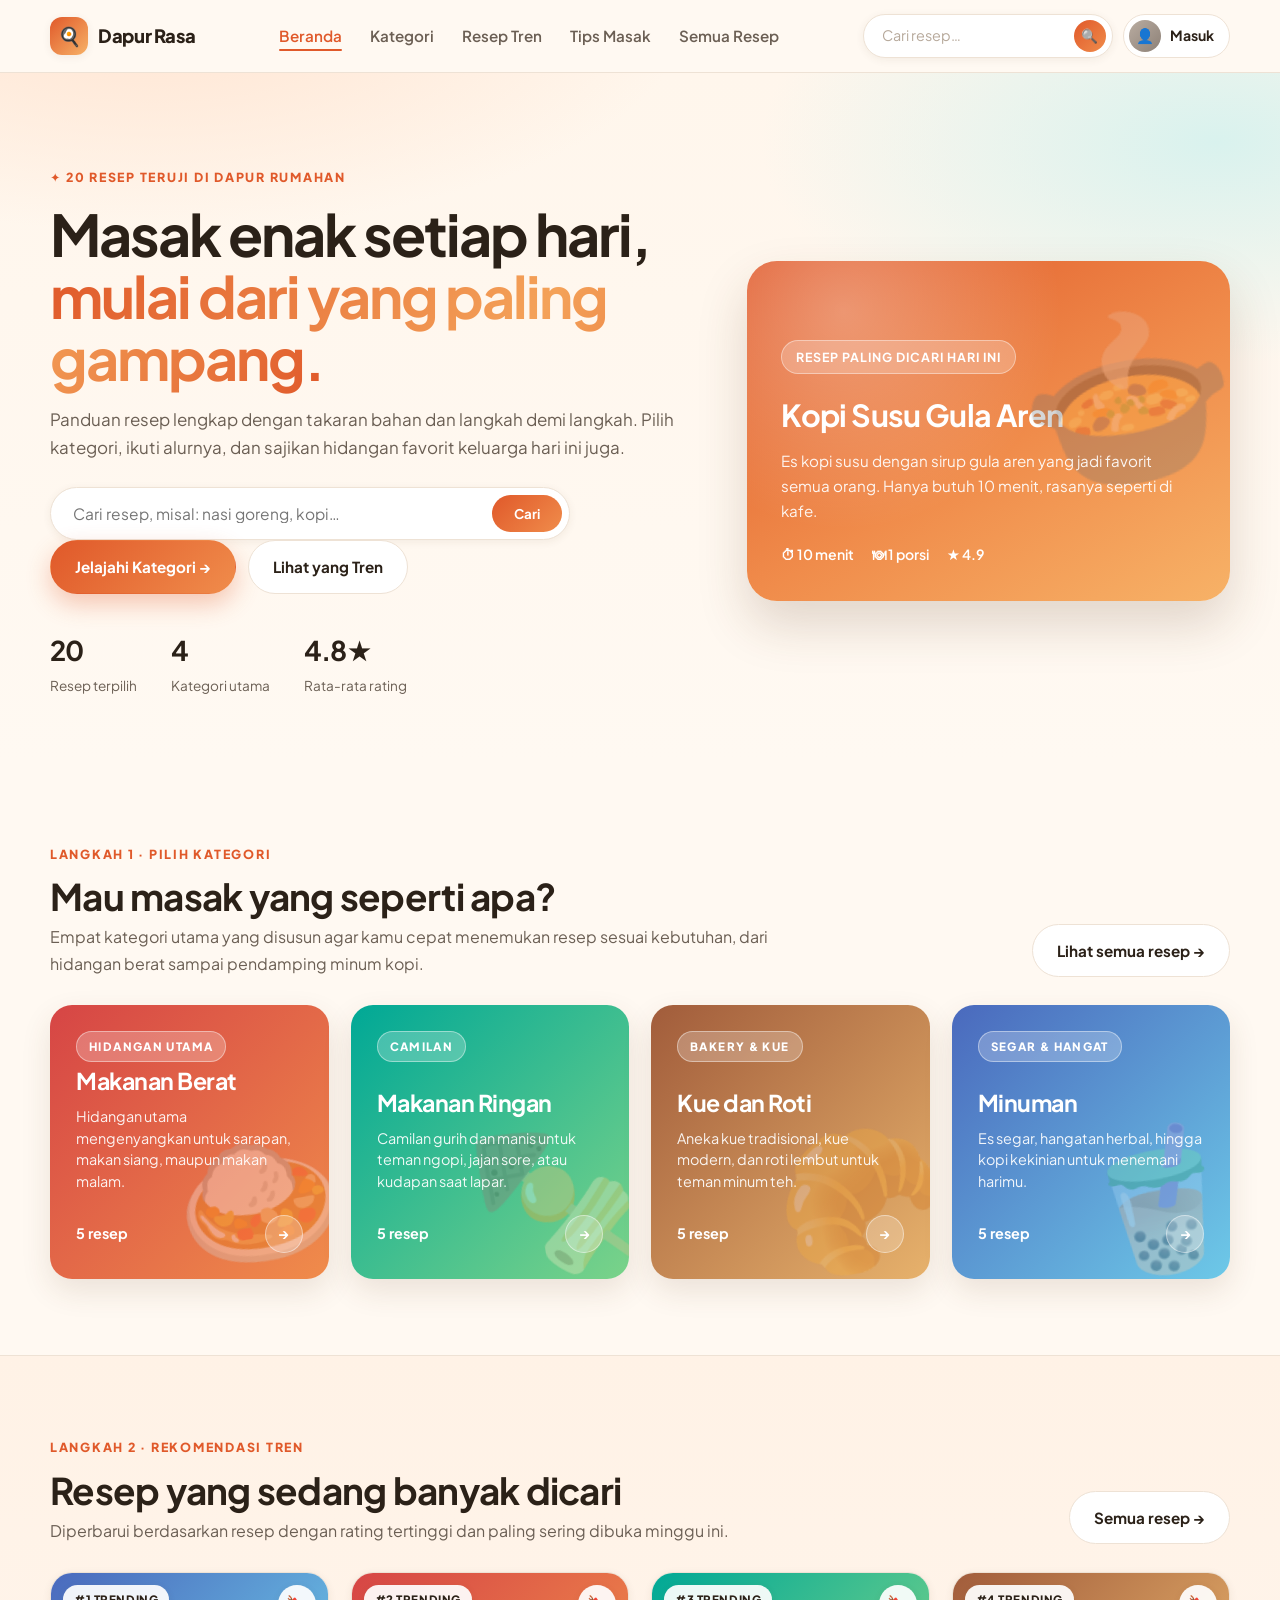
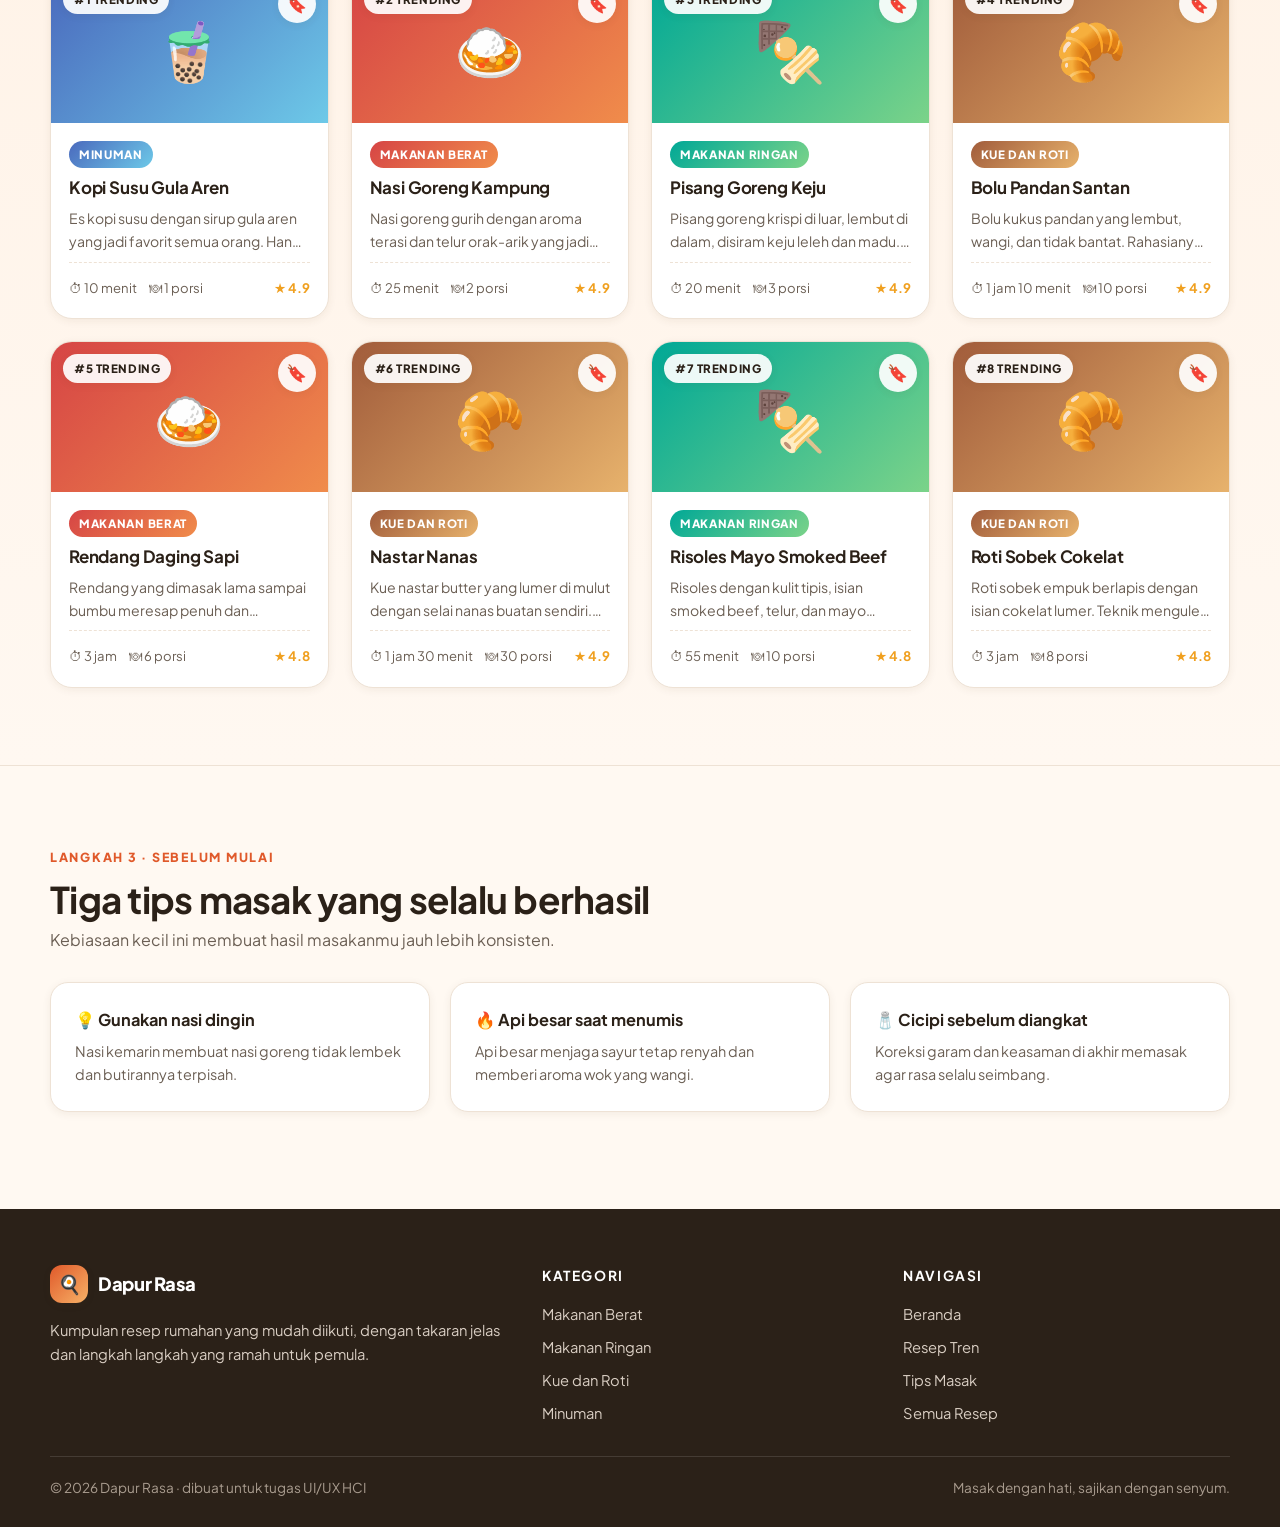
<file: index.html>
<!DOCTYPE html>
<html lang="id">
<head>
  <meta charset="UTF-8" />
  <meta name="viewport" content="width=device-width, initial-scale=1.0, viewport-fit=cover" />
  <meta name="theme-color" content="#fff9f2" />
  <meta name="format-detection" content="telephone=no" />
  <title>Dapur Rasa — Kumpulan Resep Makanan Lengkap</title>
  <meta name="description" content="Temukan resep makanan berat, makanan ringan, kue dan roti, serta minuman lengkap dengan bahan dan langkah memasaknya." />
  <link rel="preconnect" href="https://fonts.googleapis.com" />
  <link rel="preconnect" href="https://fonts.gstatic.com" crossorigin />
  <link href="https://fonts.googleapis.com/css2?family=Plus+Jakarta+Sans:wght@400;500;600;700;800&display=swap" rel="stylesheet" />
  <link rel="stylesheet" href="css/style.css" />
</head>
<body>
  <header class="site-header">
    <div class="wrap nav">
      <a class="logo" href="index.html">
        <span class="logo-mark">🍳</span>
        <span class="logo-text" data-cms="brand.nama">Dapur Rasa</span>
      </a>

      <ul class="nav-links" id="navLinks">
        <li><a href="index.html" class="active">Beranda</a></li>
        <li><a href="#kategori">Kategori</a></li>
        <li><a href="#tren">Resep Tren</a></li>
        <li><a href="#tips">Tips Masak</a></li>
        <li><a href="kategori.html">Semua Resep</a></li>
        <li class="nav-item-search">
          <form class="nav-search nav-search-menu" role="search">
            <input type="search" name="q" placeholder="Cari resep…" aria-label="Cari resep" enterkeyhint="search" />
            <button type="submit" aria-label="Cari">🔍</button>
          </form>
        </li>
      </ul>

      <div class="nav-cta">
        <form class="nav-search" role="search">
          <input type="search" name="q" placeholder="Cari resep…" aria-label="Cari resep" enterkeyhint="search" />
          <button type="submit" aria-label="Cari">🔍</button>
        </form>
        <a class="nav-profile" id="navProfile" href="profil.html" title="Masuk / Daftar">
          <span class="nav-avatar" id="navAvatar">👤</span>
          <span class="nav-prof-text" id="navProfText">Masuk</span>
          <span class="nav-badge" id="navSaved" hidden>0</span>
        </a>
        <button class="nav-toggle" id="navToggle" aria-label="Buka menu">☰</button>
      </div>
    </div>
  </header>

  <main>
    <!-- ============ HERO ============ -->
    <section class="hero">
      <div class="wrap hero-grid">
        <div>
          <span class="eyebrow" data-cms="hero.eyebrow">✦ 20 resep teruji di dapur rumahan</span>
          <h1><span data-cms="hero.judulA">Masak enak setiap hari,</span> <span class="grad" data-cms="hero.judulB">mulai dari yang paling gampang.</span></h1>
          <p class="lead" data-cms="hero.lead">
            Panduan resep lengkap dengan takaran bahan dan langkah demi langkah.
            Pilih kategori, ikuti alurnya, dan sajikan hidangan favorit keluarga hari ini juga.
          </p>

          <form class="search-box" id="heroSearch" role="search">
            <input type="search" name="q" placeholder="Cari resep, misal: nasi goreng, kopi…" aria-label="Cari resep" data-cms-ph="hero.placeholder" enterkeyhint="search" />
            <button type="submit">Cari</button>
          </form>

          <div class="hero-actions">
            <a class="btn btn-primary" href="#kategori" data-cms="hero.cta1">Jelajahi Kategori →</a>
            <a class="btn btn-ghost" href="#tren" data-cms="hero.cta2">Lihat yang Tren</a>
          </div>

          <div class="hero-stats">
            <div><strong data-cms="hero.stat1v">20</strong><span data-cms="hero.stat1l">Resep terpilih</span></div>
            <div><strong data-cms="hero.stat2v">4</strong><span data-cms="hero.stat2l">Kategori utama</span></div>
            <div><strong data-cms="hero.stat3v">4.8★</strong><span data-cms="hero.stat3l">Rata-rata rating</span></div>
          </div>
        </div>

        <aside class="hero-card">
          <span class="badge-soft" data-cms="hero.kartuBadge">Resep paling dicari hari ini</span>
          <h3 data-cms="hero.kartuJudul">Kopi Susu Gula Aren</h3>
          <p data-cms="hero.kartuDesc">Hanya 10 menit, rasanya seperti kopi kekinian favoritmu.</p>
          <div class="meta">
            <span data-cms="hero.kartuM1">⏱ 10 menit</span>
            <span data-cms="hero.kartuM2">🥤 1 gelas</span>
            <span data-cms="hero.kartuM3">★ 4.9</span>
          </div>
        </aside>
      </div>
    </section>

    <!-- ============ KATEGORI ============ -->
    <section class="section" id="kategori">
      <div class="wrap">
        <div class="section-head">
          <div>
            <span class="eyebrow" data-cms="kategori.eyebrow">Langkah 1 · Pilih kategori</span>
            <h2 class="section-title" data-cms="kategori.judul">Mau masak yang seperti apa?</h2>
            <p class="section-desc" data-cms="kategori.desc">
              Empat kategori utama yang disusun agar kamu cepat menemukan resep sesuai kebutuhan,
              dari hidangan berat sampai pendamping minum kopi.
            </p>
          </div>
          <a class="btn btn-ghost" href="kategori.html">Lihat semua resep →</a>
        </div>

        <div class="kategori-grid" id="kategoriGrid"><!-- diisi oleh js/app.js --></div>
      </div>
    </section>

    <!-- ============ REKOMENDASI TREN ============ -->
    <section class="section section-alt" id="tren">
      <div class="wrap">
        <div class="section-head">
          <div>
            <span class="eyebrow" data-cms="tren.eyebrow">Langkah 2 · Rekomendasi tren</span>
            <h2 class="section-title" data-cms="tren.judul">Resep yang sedang banyak dicari</h2>
            <p class="section-desc" data-cms="tren.desc">
              Diperbarui berdasarkan resep dengan rating tertinggi dan paling sering dibuka minggu ini.
            </p>
          </div>
          <a class="btn btn-ghost" href="kategori.html">Semua resep →</a>
        </div>

        <div class="resep-grid" id="trenGrid"><!-- diisi oleh js/app.js --></div>
      </div>
    </section>

    <!-- ============ TIPS ============ -->
    <section class="section" id="tips">
      <div class="wrap">
        <div class="section-head">
          <div>
            <span class="eyebrow" data-cms="tips.eyebrow">Langkah 3 · Sebelum mulai</span>
            <h2 class="section-title" data-cms="tips.judul">Tiga tips masak yang selalu berhasil</h2>
            <p class="section-desc" data-cms="tips.desc">Kebiasaan kecil ini membuat hasil masakanmu jauh lebih konsisten.</p>
          </div>
        </div>
        <div class="tips-grid" id="tipsGrid"><!-- diisi oleh js/app.js --></div>
      </div>
    </section>
  </main>

  <footer class="site-footer">
    <div class="wrap">
      <div class="footer-grid">
        <div>
          <a class="logo" href="index.html"><span class="logo-mark">🍳</span><span data-cms="brand.nama">Dapur Rasa</span></a>
          <p data-cms="footer.desc">Kumpulan resep rumahan yang mudah diikuti, dengan takaran jelas dan langkah langkah yang ramah untuk pemula.</p>
        </div>
        <div class="footer-col">
          <h4 data-cms="footer.kolom1">Kategori</h4>
          <ul>
            <li><a href="kategori.html?kat=makanan-berat">Makanan Berat</a></li>
            <li><a href="kategori.html?kat=makanan-ringan">Makanan Ringan</a></li>
            <li><a href="kategori.html?kat=kue-dan-roti">Kue dan Roti</a></li>
            <li><a href="kategori.html?kat=minuman">Minuman</a></li>
          </ul>
        </div>
        <div class="footer-col">
          <h4 data-cms="footer.kolom2">Navigasi</h4>
          <ul>
            <li><a href="index.html">Beranda</a></li>
            <li><a href="index.html#tren">Resep Tren</a></li>
            <li><a href="index.html#tips">Tips Masak</a></li>
            <li><a href="kategori.html">Semua Resep</a></li>
          </ul>
        </div>
      </div>
      <div class="footer-bottom">
        <span data-cms="footer.kiri">© 2026 Dapur Rasa · dibuat untuk tugas UI/UX HCI</span>
        <span data-cms="footer.kanan">Masak dengan hati, sajikan dengan senyum.</span>
      </div>
    </div>
  </footer>

  <script src="js/data.js"></script>
  <script src="js/db.js"></script>
  <script src="js/app.js"></script>
  <script src="js/auth.js"></script>
</body>
</html>
</file>
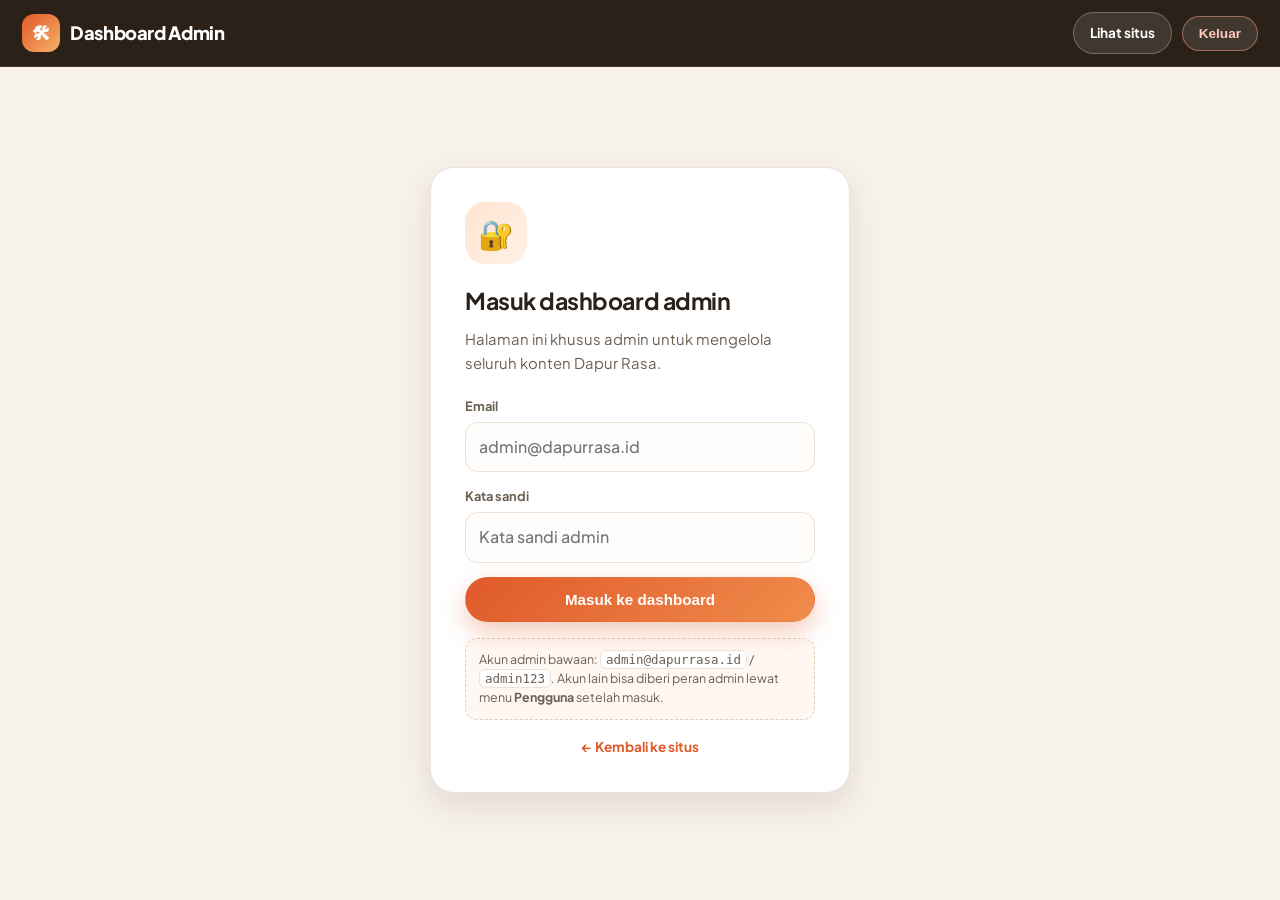
<file: admin.html>
<!DOCTYPE html>
<html lang="id">
<head>
  <meta charset="UTF-8" />
  <meta name="viewport" content="width=device-width, initial-scale=1.0, viewport-fit=cover" />
  <meta name="theme-color" content="#2b2118" />
  <meta name="robots" content="noindex, nofollow" />
  <title>Dashboard Admin — Dapur Rasa</title>
  <link rel="preconnect" href="https://fonts.googleapis.com" />
  <link rel="preconnect" href="https://fonts.gstatic.com" crossorigin />
  <link href="https://fonts.googleapis.com/css2?family=Plus+Jakarta+Sans:wght@400;500;600;700;800&display=swap" rel="stylesheet" />
  <link rel="stylesheet" href="css/style.css" />
  <link rel="stylesheet" href="css/admin.css" />
</head>
<body class="admin-body">
  <div class="admin-shell" id="adminShell">

    <!-- ============ BILAH ATAS ============ -->
    <header class="admin-top">
      <button class="admin-burger" id="sideToggle" type="button" aria-label="Buka menu dashboard" aria-expanded="false">☰</button>
      <a class="logo" href="index.html">
        <span class="logo-mark">🛠</span>
        <span class="logo-text">Dashboard Admin</span>
      </a>
      <div class="admin-top-cta">
        <span class="admin-who" id="adminWho"></span>
        <a class="btn btn-ghost btn-sm" href="index.html">Lihat situs</a>
        <button class="btn btn-ghost btn-sm btn-danger" id="btnKeluar" type="button" data-logout hidden>Keluar</button>
      </div>
    </header>

    <!-- ============ MENU SAMPING ============ -->
    <aside class="admin-side" id="adminSide" aria-label="Menu dashboard">
      <nav class="side-nav" id="sideNav">
        <button type="button" data-tab="ringkasan" class="active">📊 <span>Ringkasan</span></button>
        <button type="button" data-tab="resep">🍲 <span>Resep</span><em id="cntResep">0</em></button>
        <button type="button" data-tab="kategori">🗂 <span>Kategori</span><em id="cntKat">0</em></button>
        <button type="button" data-tab="tips">💡 <span>Tips Masak</span><em id="cntTips">0</em></button>
        <button type="button" data-tab="konten">✏️ <span>Konten Halaman</span></button>
        <button type="button" data-tab="pengguna">👥 <span>Pengguna</span><em id="cntUser">0</em></button>
        <button type="button" data-tab="data">💾 <span>Cadangan Data</span></button>
      </nav>
      <div class="side-note">
        <strong>Penyimpanan</strong>
        <p>Semua konten disimpan di database lokal browser (<code>localStorage</code>) lewat <code>js/db.js</code>.</p>
        <p class="side-updated" id="sideUpdated">—</p>
      </div>
    </aside>
    <div class="side-backdrop" id="sideBackdrop" hidden></div>

    <!-- ============ ISI ============ -->
    <main class="admin-main" id="adminMain"><!-- diisi oleh js/admin.js --></main>
  </div>

  <script src="js/data.js"></script>
  <script src="js/db.js"></script>
  <script src="js/auth.js"></script>
  <script src="js/admin.js"></script>
</body>
</html>
</file>
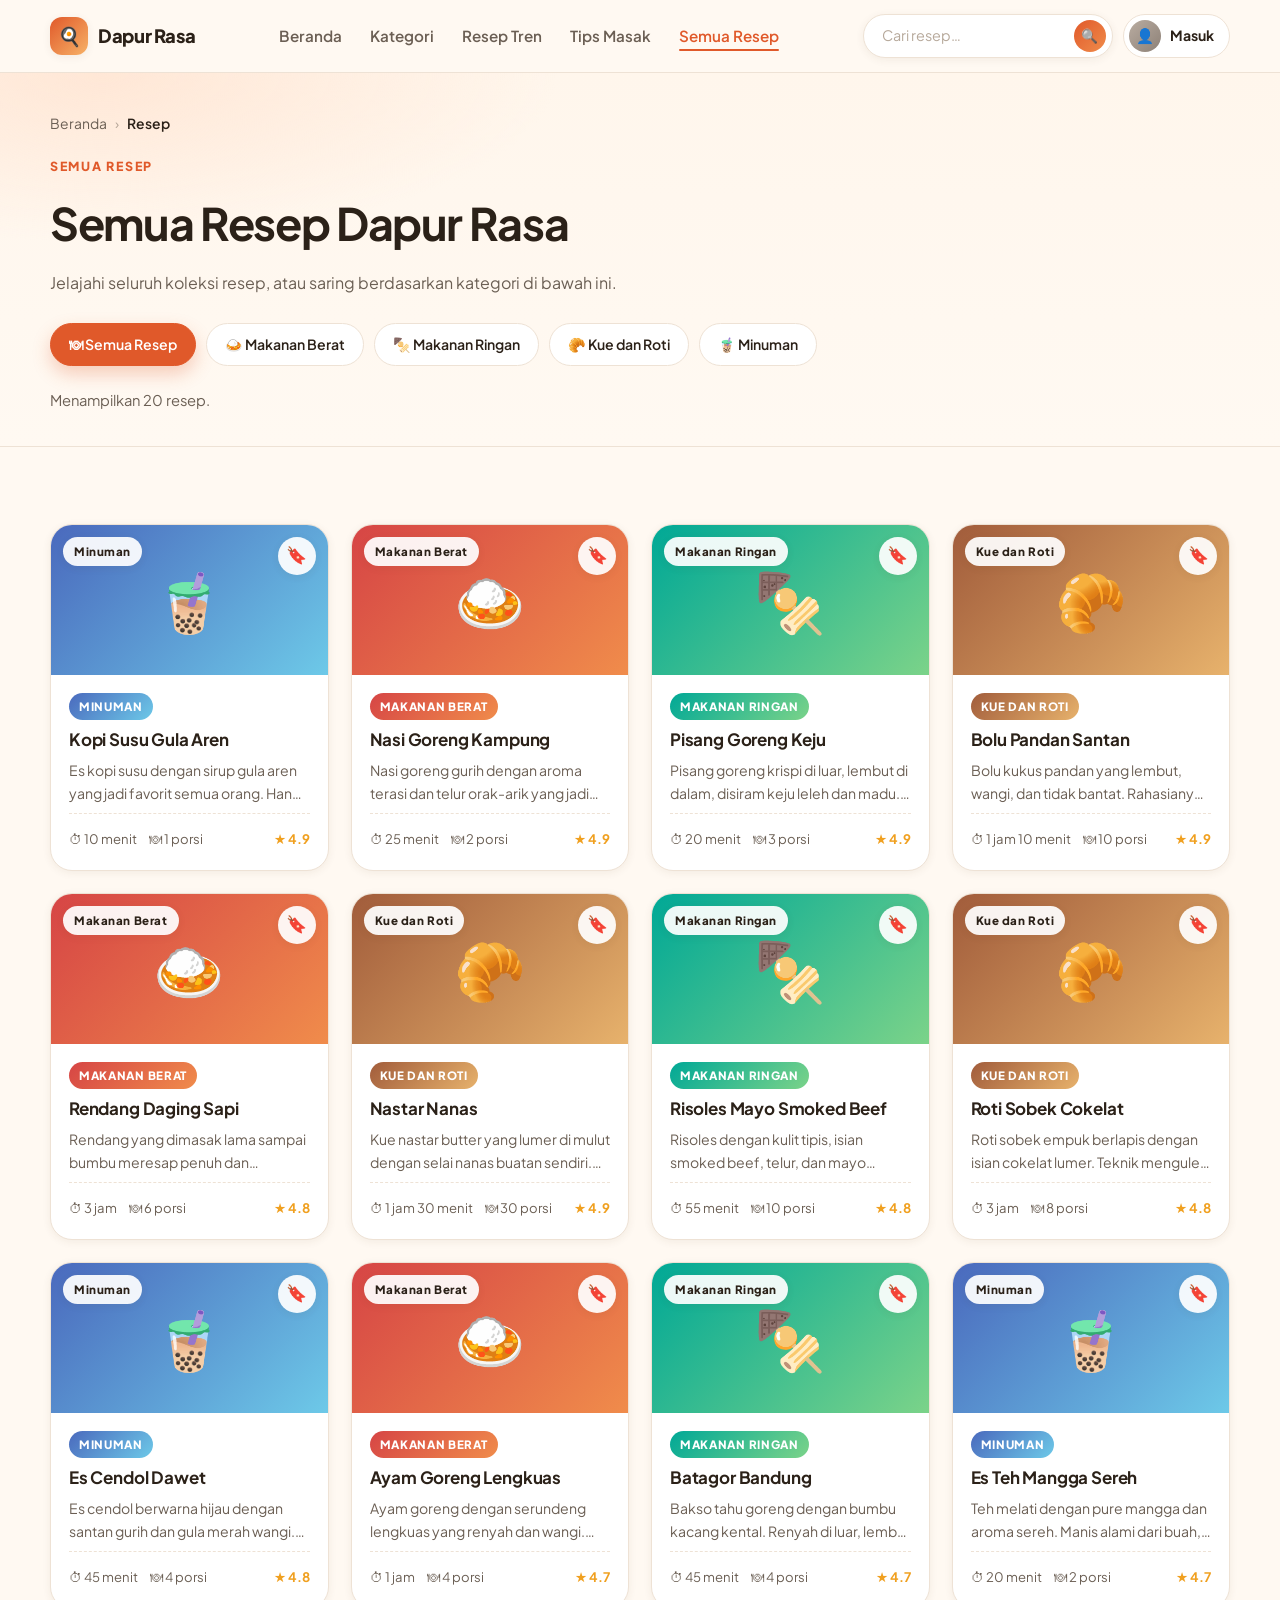
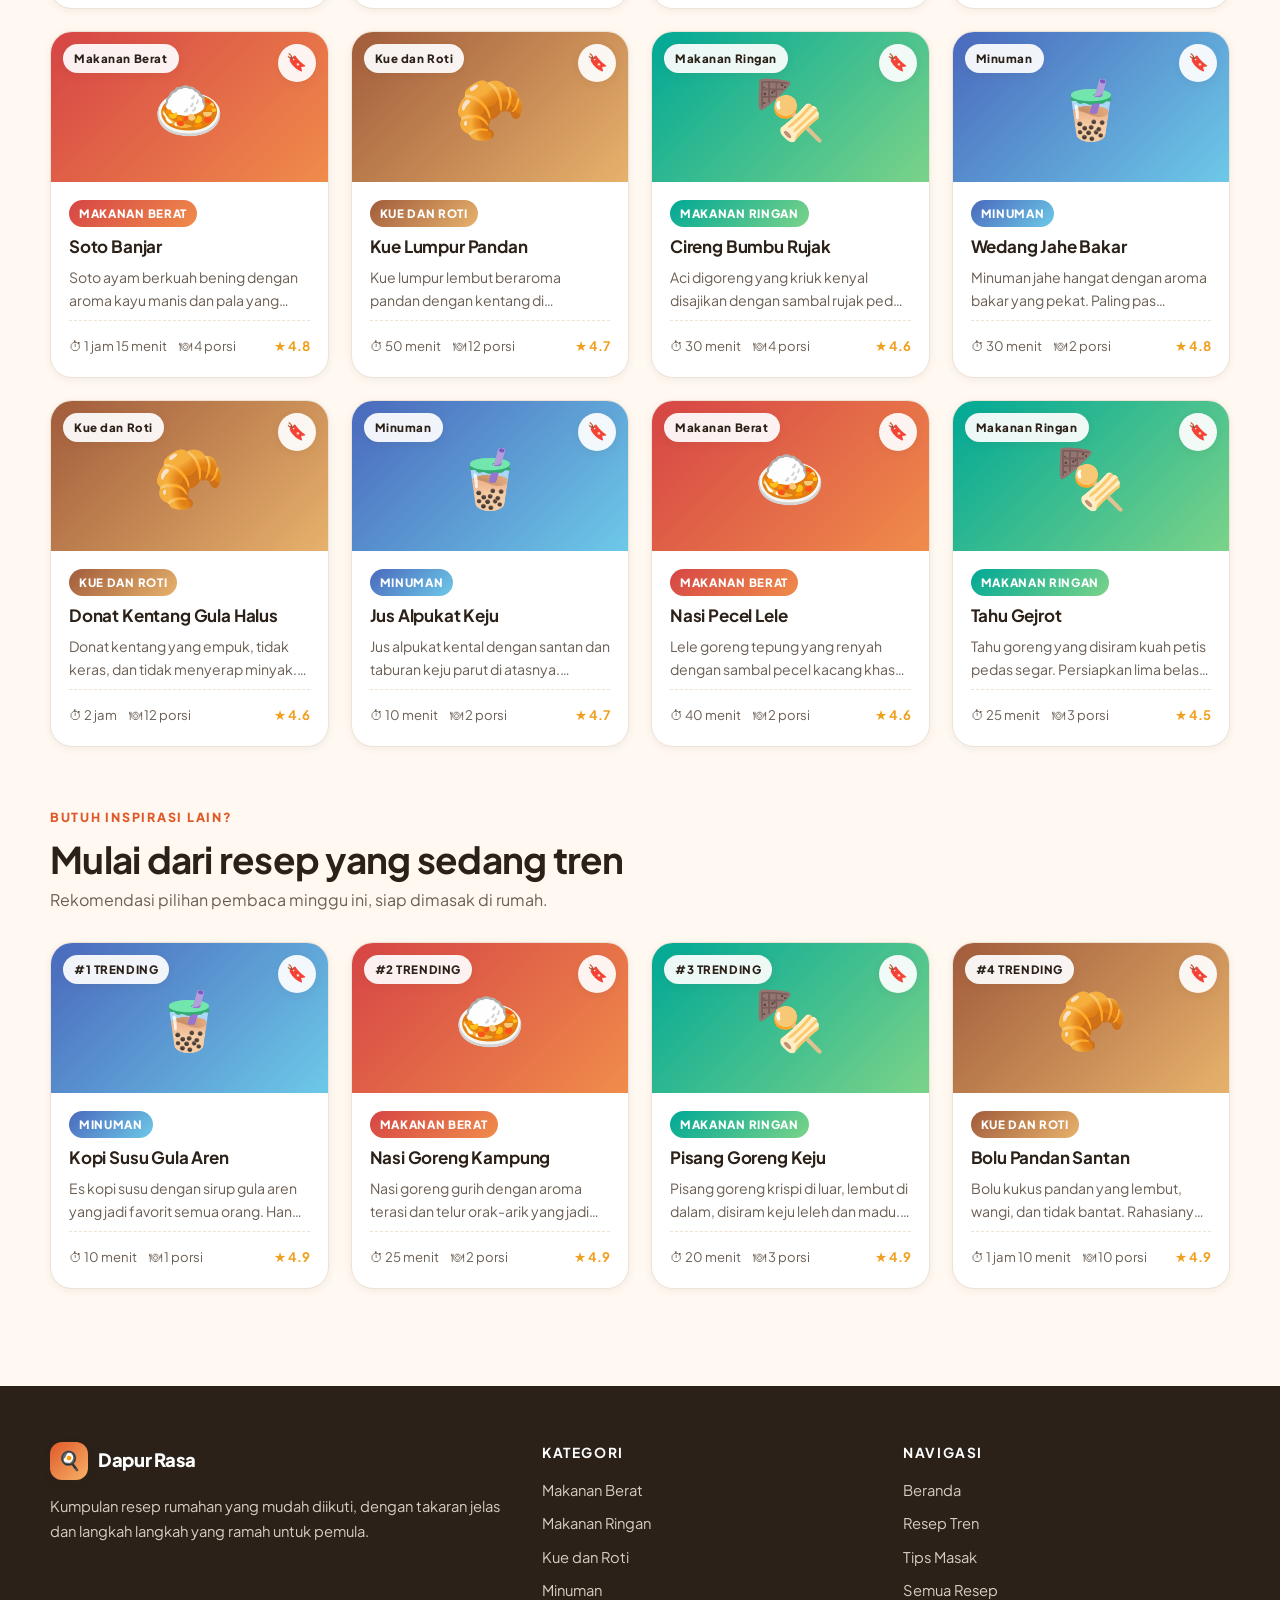
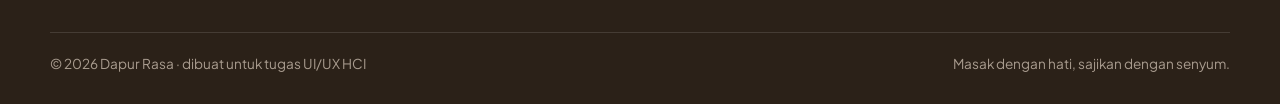
<file: kategori.html>
<!DOCTYPE html>
<html lang="id">
<head>
  <meta charset="UTF-8" />
  <meta name="viewport" content="width=device-width, initial-scale=1.0, viewport-fit=cover" />
  <meta name="theme-color" content="#fff9f2" />
  <meta name="format-detection" content="telephone=no" />
  <title>Semua Resep — Dapur Rasa</title>
  <meta name="description" content="Jelajahi seluruh resep makanan berat, makanan ringan, kue dan roti, serta minuman dalam satu halaman." />
  <link rel="preconnect" href="https://fonts.googleapis.com" />
  <link rel="preconnect" href="https://fonts.gstatic.com" crossorigin />
  <link href="https://fonts.googleapis.com/css2?family=Plus+Jakarta+Sans:wght@400;500;600;700;800&display=swap" rel="stylesheet" />
  <link rel="stylesheet" href="css/style.css" />
</head>
<body>
  <header class="site-header">
    <div class="wrap nav">
      <a class="logo" href="index.html">
        <span class="logo-mark">🍳</span>
        <span class="logo-text" data-cms="brand.nama">Dapur Rasa</span>
      </a>

      <ul class="nav-links" id="navLinks">
        <li><a href="index.html">Beranda</a></li>
        <li><a href="index.html#kategori">Kategori</a></li>
        <li><a href="index.html#tren">Resep Tren</a></li>
        <li><a href="index.html#tips">Tips Masak</a></li>
        <li><a href="kategori.html" class="active">Semua Resep</a></li>
        <li class="nav-item-search">
          <form class="nav-search nav-search-menu" role="search">
            <input type="search" name="q" placeholder="Cari resep…" aria-label="Cari resep" enterkeyhint="search" />
            <button type="submit" aria-label="Cari">🔍</button>
          </form>
        </li>
      </ul>

      <div class="nav-cta">
        <form class="nav-search" role="search">
          <input type="search" name="q" placeholder="Cari resep…" aria-label="Cari resep" enterkeyhint="search" />
          <button type="submit" aria-label="Cari">🔍</button>
        </form>
        <a class="nav-profile" id="navProfile" href="profil.html" title="Masuk / Daftar">
          <span class="nav-avatar" id="navAvatar">👤</span>
          <span class="nav-prof-text" id="navProfText">Masuk</span>
          <span class="nav-badge" id="navSaved" hidden>0</span>
        </a>
        <button class="nav-toggle" id="navToggle" aria-label="Buka menu">☰</button>
      </div>
    </div>
  </header>

  <main>
    <section class="page-head">
      <div class="wrap">
        <ul class="breadcrumb" id="crumb"></ul>
        <div id="pageHead"></div>

        <div class="filter-bar" id="filterBar"></div>
        <p class="result-note" id="resultNote" style="margin:22px 0 0"></p>
      </div>
    </section>

    <section class="section">
      <div class="wrap">
        <div class="resep-grid" id="listGrid"></div>

        <div class="section-head" style="margin-top:56px">
          <div>
            <span class="eyebrow" data-cms="listing.eyebrowTren">Butuh inspirasi lain?</span>
            <h2 class="section-title" data-cms="listing.judulTren">Mulai dari resep yang sedang tren</h2>
            <p class="section-desc" data-cms="listing.descTren">Rekomendasi pilihan pembaca minggu ini, siap dimasak di rumah.</p>
          </div>
        </div>
        <div class="resep-grid" id="listTren"></div>
      </div>
    </section>
  </main>

  <footer class="site-footer">
    <div class="wrap">
      <div class="footer-grid">
        <div>
          <a class="logo" href="index.html"><span class="logo-mark">🍳</span><span data-cms="brand.nama">Dapur Rasa</span></a>
          <p data-cms="footer.desc">Kumpulan resep rumahan yang mudah diikuti, dengan takaran jelas dan langkah langkah yang ramah untuk pemula.</p>
        </div>
        <div class="footer-col">
          <h4 data-cms="footer.kolom1">Kategori</h4>
          <ul>
            <li><a href="kategori.html?kat=makanan-berat">Makanan Berat</a></li>
            <li><a href="kategori.html?kat=makanan-ringan">Makanan Ringan</a></li>
            <li><a href="kategori.html?kat=kue-dan-roti">Kue dan Roti</a></li>
            <li><a href="kategori.html?kat=minuman">Minuman</a></li>
          </ul>
        </div>
        <div class="footer-col">
          <h4 data-cms="footer.kolom2">Navigasi</h4>
          <ul>
            <li><a href="index.html">Beranda</a></li>
            <li><a href="index.html#tren">Resep Tren</a></li>
            <li><a href="index.html#tips">Tips Masak</a></li>
            <li><a href="kategori.html">Semua Resep</a></li>
          </ul>
        </div>
      </div>
      <div class="footer-bottom">
        <span data-cms="footer.kiri">© 2026 Dapur Rasa · dibuat untuk tugas UI/UX HCI</span>
        <span data-cms="footer.kanan">Masak dengan hati, sajikan dengan senyum.</span>
      </div>
    </div>
  </footer>

  <script src="js/data.js"></script>
  <script src="js/db.js"></script>
  <script src="js/app.js"></script>
  <script src="js/auth.js"></script>
</body>
</html>
</file>
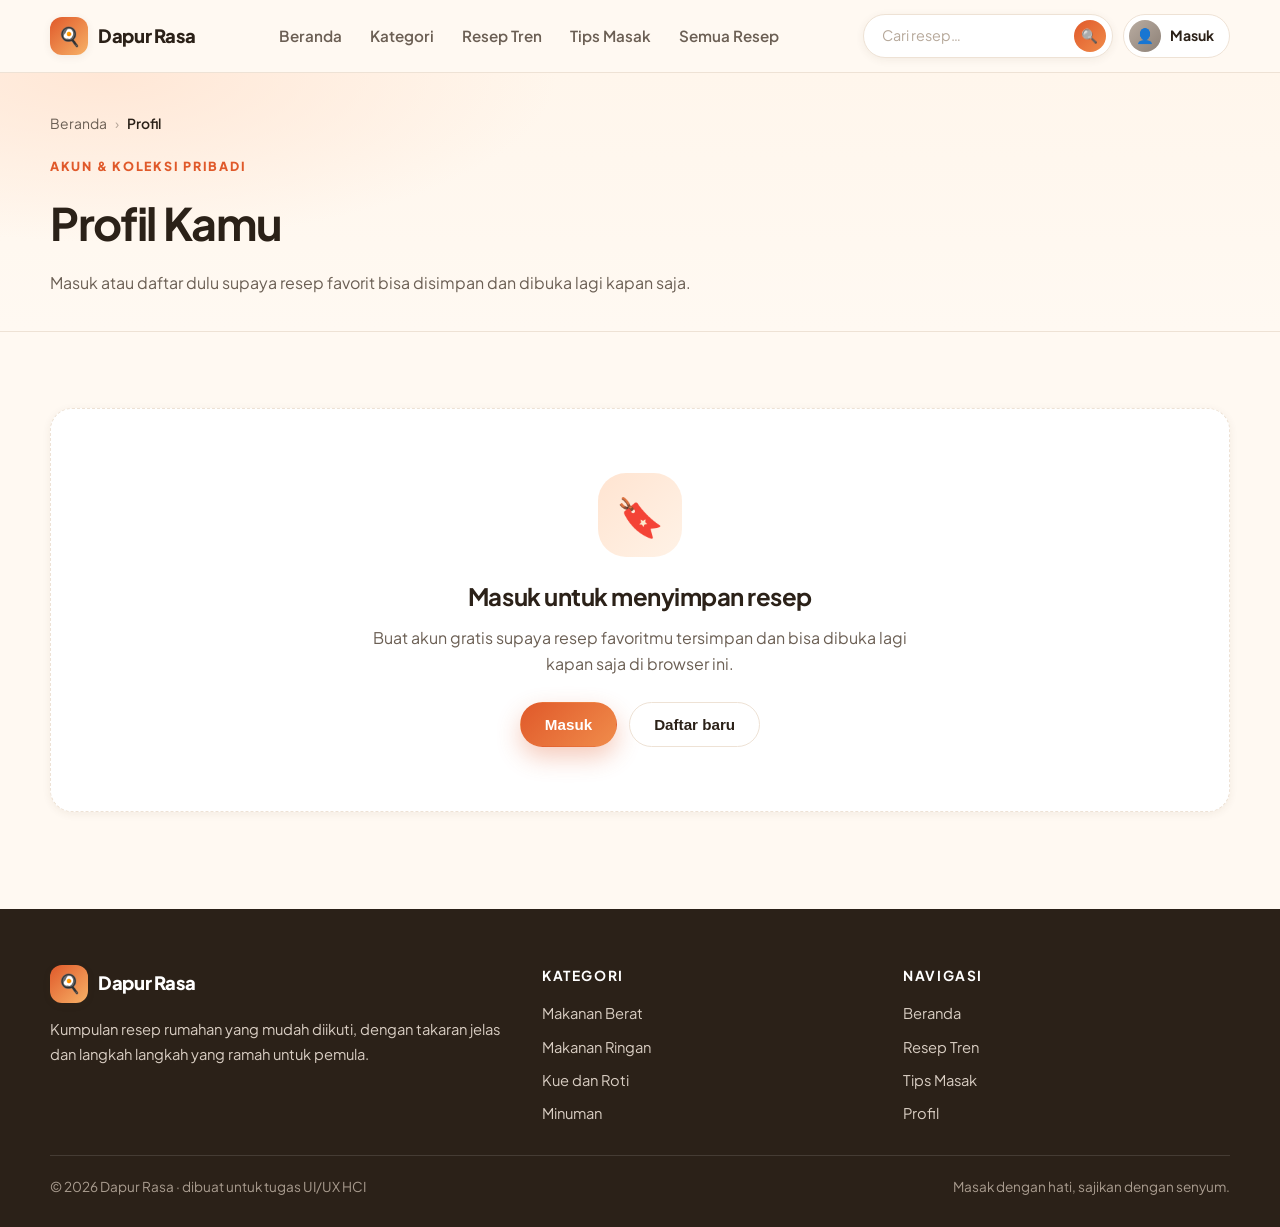
<file: profil.html>
<!DOCTYPE html>
<html lang="id">
<head>
  <meta charset="UTF-8" />
  <meta name="viewport" content="width=device-width, initial-scale=1.0, viewport-fit=cover" />
  <meta name="theme-color" content="#fff9f2" />
  <meta name="format-detection" content="telephone=no" />
  <title>Profil & Resep Tersimpan — Dapur Rasa</title>
  <meta name="description" content="Masuk atau daftar untuk menyimpan resep favoritmu di Dapur Rasa." />
  <link rel="preconnect" href="https://fonts.googleapis.com" />
  <link rel="preconnect" href="https://fonts.gstatic.com" crossorigin />
  <link href="https://fonts.googleapis.com/css2?family=Plus+Jakarta+Sans:wght@400;500;600;700;800&display=swap" rel="stylesheet" />
  <link rel="stylesheet" href="css/style.css" />
</head>
<body>
  <header class="site-header">
    <div class="wrap nav">
      <a class="logo" href="index.html">
        <span class="logo-mark">🍳</span>
        <span class="logo-text" data-cms="brand.nama">Dapur Rasa</span>
      </a>

      <ul class="nav-links" id="navLinks">
        <li><a href="index.html">Beranda</a></li>
        <li><a href="index.html#kategori">Kategori</a></li>
        <li><a href="index.html#tren">Resep Tren</a></li>
        <li><a href="index.html#tips">Tips Masak</a></li>
        <li><a href="kategori.html">Semua Resep</a></li>
        <li class="nav-item-search">
          <form class="nav-search nav-search-menu" role="search">
            <input type="search" name="q" placeholder="Cari resep…" aria-label="Cari resep" enterkeyhint="search" />
            <button type="submit" aria-label="Cari">🔍</button>
          </form>
        </li>
      </ul>

      <div class="nav-cta">
        <form class="nav-search" role="search">
          <input type="search" name="q" placeholder="Cari resep…" aria-label="Cari resep" enterkeyhint="search" />
          <button type="submit" aria-label="Cari">🔍</button>
        </form>
        <a class="nav-profile" id="navProfile" href="profil.html" title="Masuk / Daftar">
          <span class="nav-avatar" id="navAvatar">👤</span>
          <span class="nav-prof-text" id="navProfText">Masuk</span>
          <span class="nav-badge" id="navSaved" hidden>0</span>
        </a>
        <button class="nav-toggle" id="navToggle" aria-label="Buka menu">☰</button>
      </div>
    </div>
  </header>

  <main>
    <section class="page-head">
      <div class="wrap">
        <ul class="breadcrumb" id="crumb">
          <li><a href="index.html">Beranda</a></li>
          <li class="sep">›</li>
          <li>Profil</li>
        </ul>
        <span class="eyebrow" data-cms="profil.eyebrow">Akun &amp; koleksi pribadi</span>
        <h1 data-cms="profil.judul">Profil Kamu</h1>
        <p data-cms="profil.desc">Masuk atau daftar dulu supaya resep favorit bisa disimpan dan dibuka lagi kapan saja.</p>
      </div>
    </section>

    <section class="section">
      <div class="wrap" id="profilRoot"><!-- diisi oleh js/auth.js --></div>
    </section>
  </main>

  <footer class="site-footer">
    <div class="wrap">
      <div class="footer-grid">
        <div>
          <a class="logo" href="index.html"><span class="logo-mark">🍳</span><span data-cms="brand.nama">Dapur Rasa</span></a>
          <p data-cms="footer.desc">Kumpulan resep rumahan yang mudah diikuti, dengan takaran jelas dan langkah langkah yang ramah untuk pemula.</p>
        </div>
        <div class="footer-col">
          <h4 data-cms="footer.kolom1">Kategori</h4>
          <ul>
            <li><a href="kategori.html?kat=makanan-berat">Makanan Berat</a></li>
            <li><a href="kategori.html?kat=makanan-ringan">Makanan Ringan</a></li>
            <li><a href="kategori.html?kat=kue-dan-roti">Kue dan Roti</a></li>
            <li><a href="kategori.html?kat=minuman">Minuman</a></li>
          </ul>
        </div>
        <div class="footer-col">
          <h4 data-cms="footer.kolom2">Navigasi</h4>
          <ul>
            <li><a href="index.html">Beranda</a></li>
            <li><a href="index.html#tren">Resep Tren</a></li>
            <li><a href="index.html#tips">Tips Masak</a></li>
            <li><a href="profil.html">Profil</a></li>
          </ul>
        </div>
      </div>
      <div class="footer-bottom">
        <span data-cms="footer.kiri">© 2026 Dapur Rasa · dibuat untuk tugas UI/UX HCI</span>
        <span data-cms="footer.kanan">Masak dengan hati, sajikan dengan senyum.</span>
      </div>
    </div>
  </footer>

  <script src="js/data.js"></script>
  <script src="js/db.js"></script>
  <script src="js/app.js"></script>
  <script src="js/auth.js"></script>
</body>
</html>
</file>
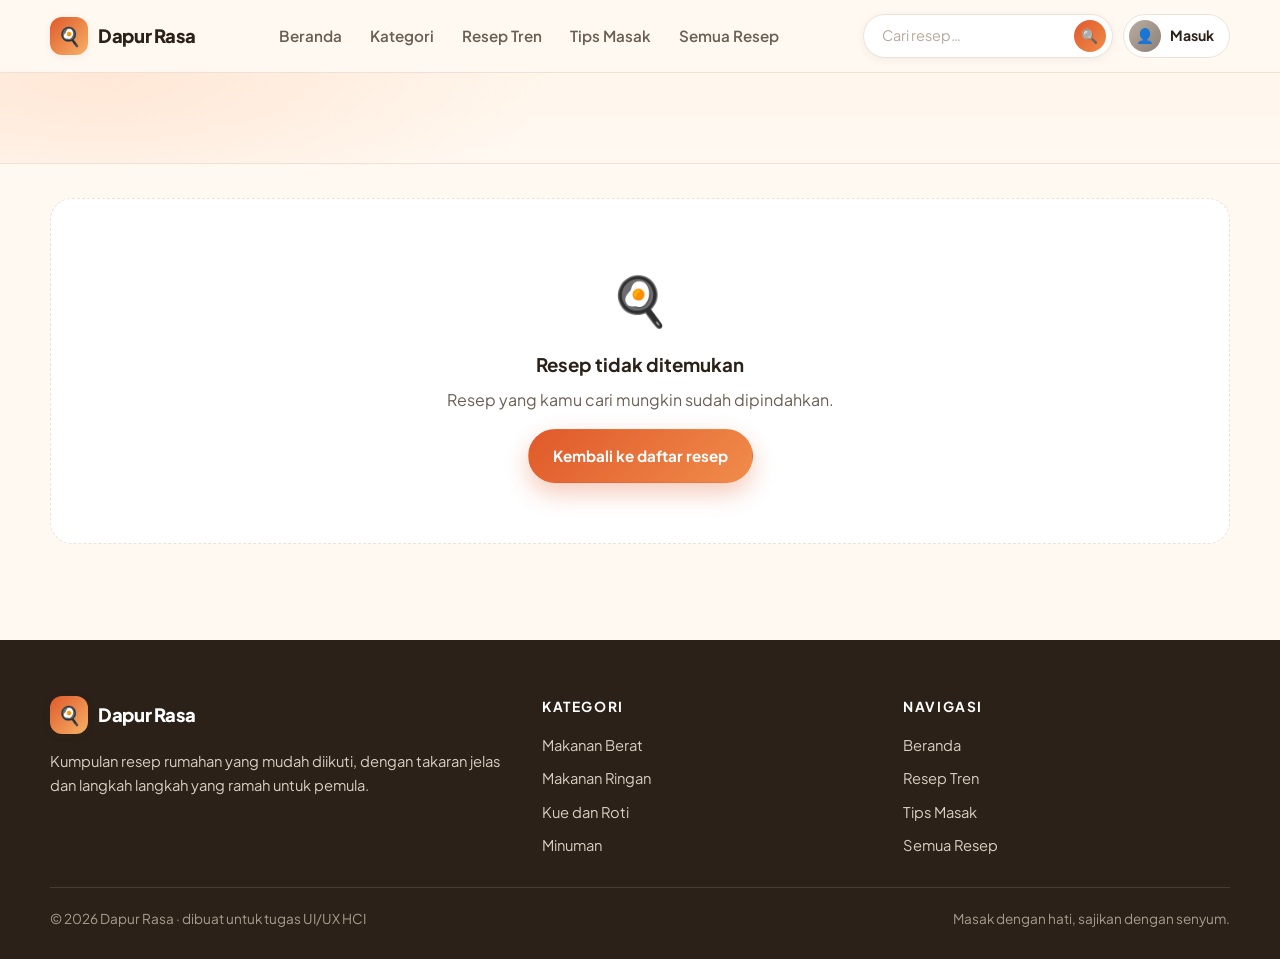
<file: resep.html>
<!DOCTYPE html>
<html lang="id">
<head>
  <meta charset="UTF-8" />
  <meta name="viewport" content="width=device-width, initial-scale=1.0, viewport-fit=cover" />
  <meta name="theme-color" content="#fff9f2" />
  <meta name="format-detection" content="telephone=no" />
  <title>Resep — Dapur Rasa</title>
  <meta name="description" content="Detail resep lengkap dengan bahan, takaran, dan langkah memasak." />
  <link rel="preconnect" href="https://fonts.googleapis.com" />
  <link rel="preconnect" href="https://fonts.gstatic.com" crossorigin />
  <link href="https://fonts.googleapis.com/css2?family=Plus+Jakarta+Sans:wght@400;500;600;700;800&display=swap" rel="stylesheet" />
  <link rel="stylesheet" href="css/style.css" />
</head>
<body>
  <header class="site-header">
    <div class="wrap nav">
      <a class="logo" href="index.html">
        <span class="logo-mark">🍳</span>
        <span class="logo-text" data-cms="brand.nama">Dapur Rasa</span>
      </a>

      <ul class="nav-links" id="navLinks">
        <li><a href="index.html">Beranda</a></li>
        <li><a href="index.html#kategori">Kategori</a></li>
        <li><a href="index.html#tren">Resep Tren</a></li>
        <li><a href="index.html#tips">Tips Masak</a></li>
        <li><a href="kategori.html">Semua Resep</a></li>
        <li class="nav-item-search">
          <form class="nav-search nav-search-menu" role="search">
            <input type="search" name="q" placeholder="Cari resep…" aria-label="Cari resep" enterkeyhint="search" />
            <button type="submit" aria-label="Cari">🔍</button>
          </form>
        </li>
      </ul>

      <div class="nav-cta">
        <form class="nav-search" role="search">
          <input type="search" name="q" placeholder="Cari resep…" aria-label="Cari resep" enterkeyhint="search" />
          <button type="submit" aria-label="Cari">🔍</button>
        </form>
        <a class="nav-profile" id="navProfile" href="profil.html" title="Masuk / Daftar">
          <span class="nav-avatar" id="navAvatar">👤</span>
          <span class="nav-prof-text" id="navProfText">Masuk</span>
          <span class="nav-badge" id="navSaved" hidden>0</span>
        </a>
        <button class="nav-toggle" id="navToggle" aria-label="Buka menu">☰</button>
      </div>
    </div>
  </header>

  <main>
    <section class="page-head">
      <div class="wrap">
        <ul class="breadcrumb" id="crumb"></ul>
      </div>
    </section>

    <section class="section" style="padding-top:34px">
      <div class="wrap" id="detailRoot"><!-- diisi oleh js/app.js --></div>
    </section>
  </main>

  <footer class="site-footer">
    <div class="wrap">
      <div class="footer-grid">
        <div>
          <a class="logo" href="index.html"><span class="logo-mark">🍳</span><span data-cms="brand.nama">Dapur Rasa</span></a>
          <p data-cms="footer.desc">Kumpulan resep rumahan yang mudah diikuti, dengan takaran jelas dan langkah langkah yang ramah untuk pemula.</p>
        </div>
        <div class="footer-col">
          <h4 data-cms="footer.kolom1">Kategori</h4>
          <ul>
            <li><a href="kategori.html?kat=makanan-berat">Makanan Berat</a></li>
            <li><a href="kategori.html?kat=makanan-ringan">Makanan Ringan</a></li>
            <li><a href="kategori.html?kat=kue-dan-roti">Kue dan Roti</a></li>
            <li><a href="kategori.html?kat=minuman">Minuman</a></li>
          </ul>
        </div>
        <div class="footer-col">
          <h4 data-cms="footer.kolom2">Navigasi</h4>
          <ul>
            <li><a href="index.html">Beranda</a></li>
            <li><a href="index.html#tren">Resep Tren</a></li>
            <li><a href="index.html#tips">Tips Masak</a></li>
            <li><a href="kategori.html">Semua Resep</a></li>
          </ul>
        </div>
      </div>
      <div class="footer-bottom">
        <span data-cms="footer.kiri">© 2026 Dapur Rasa · dibuat untuk tugas UI/UX HCI</span>
        <span data-cms="footer.kanan">Masak dengan hati, sajikan dengan senyum.</span>
      </div>
    </div>
  </footer>

  <script src="js/data.js"></script>
  <script src="js/db.js"></script>
  <script src="js/app.js"></script>
  <script src="js/auth.js"></script>
</body>
</html>
</file>
<file: css/style.css>
/* ================= Dapur Rasa — stylesheet ================= */

:root {
  --bg: #fff9f2;
  --surface: #ffffff;
  --ink: #2b2118;
  --ink-soft: #6b5f54;
  --line: #eee2d5;
  --brand: #e0592a;
  --brand-dark: #b8431c;
  --shadow-sm: 0 2px 8px rgba(80, 50, 30, 0.07);
  --shadow-md: 0 12px 30px rgba(90, 55, 30, 0.12);
  --shadow-lg: 0 24px 50px rgba(90, 55, 30, 0.18);
  --radius: 22px;
  --max: 1180px;
  --font: "Plus Jakarta Sans", "Segoe UI", system-ui, -apple-system, Roboto, sans-serif;
}

* { box-sizing: border-box; }

html { scroll-behavior: smooth; }

body {
  margin: 0;
  background: var(--bg);
  color: var(--ink);
  font-family: var(--font);
  font-size: 16px;
  line-height: 1.65;
  -webkit-font-smoothing: antialiased;
}

img { max-width: 100%; display: block; }
a { color: inherit; text-decoration: none; }
ul, ol { margin: 0; padding: 0; }

.wrap {
  width: min(100% - 40px, var(--max));
  margin-inline: auto;
}

.eyebrow {
  display: inline-flex;
  align-items: center;
  gap: 8px;
  font-size: 0.78rem;
  font-weight: 800;
  letter-spacing: 0.14em;
  text-transform: uppercase;
  color: var(--brand);
}

.section-title {
  font-size: clamp(1.6rem, 3vw, 2.3rem);
  line-height: 1.2;
  margin: 8px 0 6px;
  letter-spacing: -0.02em;
}

.section-desc {
  margin: 0;
  color: var(--ink-soft);
  max-width: 62ch;
}

.section-head {
  display: flex;
  justify-content: space-between;
  align-items: flex-end;
  gap: 24px;
  flex-wrap: wrap;
  margin-bottom: 28px;
}

/* ---------- tombol ---------- */
.btn {
  display: inline-flex;
  align-items: center;
  gap: 8px;
  padding: 13px 24px;
  border-radius: 999px;
  font-weight: 700;
  font-size: 0.95rem;
  border: 1px solid transparent;
  cursor: pointer;
  transition: transform 0.18s ease, box-shadow 0.18s ease, background 0.18s ease;
}
.btn:hover { transform: translateY(-2px); }
.btn-primary {
  background: linear-gradient(135deg, var(--brand), #f08c4b);
  color: #fff;
  box-shadow: 0 10px 24px rgba(224, 89, 42, 0.32);
}
.btn-primary:hover { box-shadow: 0 16px 30px rgba(224, 89, 42, 0.4); }
.btn-ghost {
  background: #fff;
  border-color: var(--line);
  color: var(--ink);
}
.btn-ghost:hover { border-color: var(--brand); color: var(--brand); }

/* ---------- header ---------- */
.site-header {
  position: sticky;
  top: 0;
  z-index: 50;
  background: rgba(255, 249, 242, 0.88);
  backdrop-filter: blur(14px);
  border-bottom: 1px solid var(--line);
}
.nav {
  display: flex;
  align-items: center;
  justify-content: space-between;
  gap: 20px;
  height: 72px;
}
.logo {
  display: flex;
  align-items: center;
  gap: 10px;
  font-weight: 800;
  font-size: 1.15rem;
  letter-spacing: -0.02em;
}
.logo-mark {
  width: 38px;
  height: 38px;
  display: grid;
  place-items: center;
  font-size: 1.15rem;
  border-radius: 12px;
  background: linear-gradient(135deg, #e0592a, #f7b267);
  box-shadow: var(--shadow-sm);
}
.nav-links {
  display: flex;
  gap: 28px;
  list-style: none;
  font-weight: 600;
  font-size: 0.95rem;
}
.nav-links a { color: var(--ink-soft); transition: color 0.15s; position: relative; }
.nav-links a:hover, .nav-links a.active { color: var(--brand); }
.nav-links a.active::after {
  content: "";
  position: absolute;
  left: 0; right: 0; bottom: -6px;
  height: 2px;
  background: var(--brand);
  border-radius: 2px;
}
.nav-toggle {
  display: none;
  background: none;
  border: 1px solid var(--line);
  border-radius: 12px;
  padding: 8px 12px;
  font-size: 1.1rem;
  cursor: pointer;
}

/* ---------- hero ---------- */
.hero {
  position: relative;
  overflow: hidden;
  padding: clamp(48px, 7vw, 92px) 0 clamp(40px, 5vw, 64px);
  background:
    radial-gradient(900px 380px at 12% -10%, #ffe4d1 0%, transparent 60%),
    radial-gradient(700px 340px at 95% 10%, #d9f2ee 0%, transparent 65%),
    linear-gradient(180deg, #fff6ec 0%, var(--bg) 100%);
}
.hero-grid {
  display: grid;
  grid-template-columns: 1.15fr 0.85fr;
  gap: 44px;
  align-items: center;
}
.hero h1 {
  font-size: clamp(2.2rem, 5vw, 3.6rem);
  line-height: 1.08;
  letter-spacing: -0.035em;
  margin: 14px 0 16px;
}
.hero h1 .grad {
  background: linear-gradient(120deg, var(--brand), #f4a259 60%, #e0592a);
  -webkit-background-clip: text;
  background-clip: text;
  color: transparent;
}
.hero p.lead {
  font-size: 1.06rem;
  color: var(--ink-soft);
  margin: 0 0 26px;
  max-width: 54ch;
}
.hero-actions { display: flex; gap: 12px; flex-wrap: wrap; }

.search-box {
  margin-top: 26px;
  display: flex;
  gap: 8px;
  background: #fff;
  border: 1px solid var(--line);
  border-radius: 999px;
  padding: 7px 7px 7px 20px;
  box-shadow: var(--shadow-sm);
  max-width: 520px;
}
.search-box input {
  flex: 1;
  border: 0;
  outline: none;
  font: inherit;
  font-size: 0.97rem;
  background: transparent;
  color: var(--ink);
}
.search-box button {
  border: 0;
  cursor: pointer;
  border-radius: 999px;
  padding: 10px 22px;
  font-weight: 700;
  font-family: inherit;
  color: #fff;
  background: linear-gradient(135deg, var(--brand), #f08c4b);
}
.hero-stats {
  display: flex;
  gap: 34px;
  margin-top: 34px;
  flex-wrap: wrap;
}
.hero-stats div strong {
  display: block;
  font-size: 1.7rem;
  letter-spacing: -0.03em;
}
.hero-stats div span { font-size: 0.85rem; color: var(--ink-soft); }

.hero-card {
  position: relative;
  border-radius: 30px;
  padding: 34px;
  min-height: 340px;
  display: flex;
  flex-direction: column;
  justify-content: flex-end;
  gap: 6px;
  color: #fff;
  background:
    radial-gradient(circle at 20% 15%, rgba(255, 255, 255, 0.3), transparent 45%),
    linear-gradient(150deg, #e0592a 0%, #f08c4b 55%, #f7b267 100%);
  box-shadow: var(--shadow-lg);
  overflow: hidden;
}
.hero-card::before {
  content: "🍲";
  position: absolute;
  top: -18px;
  right: -6px;
  font-size: 11rem;
  opacity: 0.28;
  transform: rotate(-12deg);
}
.hero-card .badge-soft {
  align-self: flex-start;
  background: rgba(255, 255, 255, 0.22);
  border: 1px solid rgba(255, 255, 255, 0.4);
  padding: 6px 14px;
  border-radius: 999px;
  font-size: 0.78rem;
  font-weight: 700;
  letter-spacing: 0.08em;
  text-transform: uppercase;
}
.hero-card h3 { font-size: 1.9rem; margin: 10px 0 2px; letter-spacing: -0.02em; }
.hero-card p { margin: 0; opacity: 0.92; font-size: 0.95rem; }
.hero-card .meta { display: flex; gap: 18px; margin-top: 14px; font-size: 0.88rem; font-weight: 600; }

/* ---------- pola latar kategori ---------- */
.pola-dots {
  background-image: radial-gradient(rgba(255, 255, 255, 0.28) 2px, transparent 2px);
  background-size: 22px 22px;
}
.pola-stripes {
  background-image: repeating-linear-gradient(
    45deg,
    rgba(255, 255, 255, 0.16) 0 12px,
    rgba(255, 255, 255, 0) 12px 26px
  );
}
.pola-check {
  background-image:
    linear-gradient(rgba(255, 255, 255, 0.14) 2px, transparent 2px),
    linear-gradient(90deg, rgba(255, 255, 255, 0.14) 2px, transparent 2px);
  background-size: 34px 34px;
}
.pola-wave {
  background-image:
    radial-gradient(circle at 50% 100%, transparent 14px, rgba(255, 255, 255, 0.16) 15px, transparent 17px);
  background-size: 46px 46px;
}

/* ---------- section ---------- */
.section { padding: clamp(48px, 6vw, 78px) 0; }
.section-alt {
  background:
    linear-gradient(180deg, #fff2e6 0%, #fff8f1 100%);
  border-block: 1px solid var(--line);
}

/* ---------- grid kategori ---------- */
.kategori-grid {
  display: grid;
  grid-template-columns: repeat(4, 1fr);
  gap: 22px;
}
.kategori-card {
  position: relative;
  display: flex;
  flex-direction: column;
  justify-content: space-between;
  min-height: 260px;
  padding: 26px;
  border-radius: var(--radius);
  color: #fff;
  overflow: hidden;
  isolation: isolate;
  box-shadow: var(--shadow-md);
  transition: transform 0.25s ease, box-shadow 0.25s ease;
}
.kategori-card::after {
  content: attr(data-emoji);
  position: absolute;
  right: -14px;
  bottom: -26px;
  font-size: 8.5rem;
  z-index: -1;
  opacity: 0.32;
  transform: rotate(-10deg);
  transition: transform 0.35s ease, opacity 0.35s ease;
}
.kategori-card:hover { transform: translateY(-8px); box-shadow: var(--shadow-lg); }
.kategori-card:hover::after { transform: rotate(0) scale(1.06); opacity: 0.42; }
.kategori-card .k-label {
  align-self: flex-start;
  font-size: 0.72rem;
  font-weight: 800;
  letter-spacing: 0.12em;
  text-transform: uppercase;
  background: rgba(255, 255, 255, 0.24);
  border: 1px solid rgba(255, 255, 255, 0.42);
  padding: 5px 12px;
  border-radius: 999px;
}
.kategori-card h3 {
  font-size: 1.45rem;
  margin: 0 0 6px;
  letter-spacing: -0.02em;
}
.kategori-card p {
  margin: 0;
  font-size: 0.9rem;
  opacity: 0.92;
  line-height: 1.5;
}
.kategori-card .k-bottom {
  display: flex;
  align-items: center;
  justify-content: space-between;
  margin-top: 22px;
  font-weight: 700;
  font-size: 0.9rem;
}
.kategori-card .k-arrow {
  width: 38px;
  height: 38px;
  display: grid;
  place-items: center;
  border-radius: 50%;
  background: rgba(255, 255, 255, 0.22);
  border: 1px solid rgba(255, 255, 255, 0.45);
  transition: transform 0.25s ease, background 0.25s ease;
}
.kategori-card:hover .k-arrow { transform: translateX(5px); background: rgba(255, 255, 255, 0.38); }

/* ---------- kartu resep ---------- */
.resep-grid {
  display: grid;
  grid-template-columns: repeat(4, 1fr);
  gap: 22px;
}
.resep-card {
  position: relative;
  background: var(--surface);
  border: 1px solid var(--line);
  border-radius: var(--radius);
  overflow: hidden;
  display: flex;
  flex-direction: column;
  box-shadow: var(--shadow-sm);
  transition: transform 0.22s ease, box-shadow 0.22s ease, border-color 0.22s ease;
}
.resep-link {
  display: flex;
  flex-direction: column;
  flex: 1;
  color: inherit;
  text-decoration: none;
}
/* seluruh kartu jadi tautan, tombol simpan tetap di atasnya */
.resep-link::after { content: ""; position: absolute; inset: 0; z-index: 1; }
.resep-card:hover {
  transform: translateY(-6px);
  box-shadow: var(--shadow-md);
  border-color: #f3d5c1;
}
.resep-thumb {
  position: relative;
  height: 150px;
  display: grid;
  place-items: center;
  font-size: 3.6rem;
  overflow: hidden;
}
.resep-thumb .rank {
  position: absolute;
  top: 12px;
  left: 12px;
  background: rgba(255, 255, 255, 0.92);
  color: var(--ink);
  font-size: 0.72rem;
  font-weight: 800;
  padding: 5px 11px;
  border-radius: 999px;
  letter-spacing: 0.05em;
  box-shadow: var(--shadow-sm);
}
.resep-body { padding: 18px 18px 20px; display: flex; flex-direction: column; gap: 8px; flex: 1; }
.chip {
  align-self: flex-start;
  font-size: 0.72rem;
  font-weight: 800;
  letter-spacing: 0.06em;
  text-transform: uppercase;
  padding: 4px 10px;
  border-radius: 999px;
  color: var(--chip-ink, var(--brand));
  background: var(--chip-bg, #ffe9de);
}
.resep-body h3 {
  font-size: 1.06rem;
  margin: 0;
  line-height: 1.35;
  letter-spacing: -0.01em;
}
.resep-body p {
  margin: 0;
  font-size: 0.88rem;
  color: var(--ink-soft);
  display: -webkit-box;
  -webkit-line-clamp: 2;
  -webkit-box-orient: vertical;
  overflow: hidden;
}
.resep-meta {
  margin-top: auto;
  padding-top: 14px;
  display: flex;
  align-items: center;
  justify-content: space-between;
  gap: 8px;
  font-size: 0.82rem;
  color: var(--ink-soft);
  border-top: 1px dashed var(--line);
}
.resep-meta .stars { color: #f0a020; font-weight: 700; }
.resep-meta .meta-left { display: flex; gap: 12px; }

/* ---------- tips ---------- */
.tips-grid {
  display: grid;
  grid-template-columns: repeat(3, 1fr);
  gap: 20px;
}
.tip-card {
  background: #fff;
  border: 1px solid var(--line);
  border-radius: 18px;
  padding: 24px;
  box-shadow: var(--shadow-sm);
}
.tip-card strong { display: block; font-size: 1.02rem; margin-bottom: 6px; }
.tip-card p { margin: 0; font-size: 0.9rem; color: var(--ink-soft); }

/* ---------- footer ---------- */
.site-footer {
  background: #2b2118;
  color: #d9cec3;
  padding: 56px 0 28px;
  margin-top: 20px;
}
.footer-grid {
  display: grid;
  grid-template-columns: 1.4fr 1fr 1fr;
  gap: 34px;
  padding-bottom: 30px;
  border-bottom: 1px solid rgba(255, 255, 255, 0.12);
}
.site-footer .logo { color: #fff; margin-bottom: 12px; }
.site-footer p { font-size: 0.92rem; max-width: 42ch; }
.footer-col h4 {
  color: #fff;
  font-size: 0.86rem;
  text-transform: uppercase;
  letter-spacing: 0.12em;
  margin: 0 0 14px;
}
.footer-col ul { list-style: none; display: grid; gap: 9px; font-size: 0.92rem; }
.footer-col a:hover { color: #f7b267; }
.footer-bottom {
  padding-top: 20px;
  font-size: 0.85rem;
  display: flex;
  justify-content: space-between;
  gap: 14px;
  flex-wrap: wrap;
  color: #a99c8f;
}

/* ---------- breadcrumb & halaman kategori ---------- */
.page-head {
  padding: 40px 0 34px;
  background:
    radial-gradient(700px 260px at 8% 0%, #ffe7d6 0%, transparent 65%),
    linear-gradient(180deg, #fff6ec, var(--bg));
  border-bottom: 1px solid var(--line);
}
.breadcrumb {
  display: flex;
  align-items: center;
  gap: 8px;
  list-style: none;
  font-size: 0.87rem;
  color: var(--ink-soft);
  margin-bottom: 16px;
  flex-wrap: wrap;
}
.breadcrumb a:hover { color: var(--brand); }
.breadcrumb .sep { opacity: 0.5; }
.breadcrumb li:last-child { color: var(--ink); font-weight: 600; }

.page-head h1 {
  font-size: clamp(1.9rem, 4vw, 2.8rem);
  margin: 8px 0 10px;
  letter-spacing: -0.03em;
}
.page-head p { margin: 0; color: var(--ink-soft); max-width: 65ch; }

.filter-bar {
  display: flex;
  gap: 10px;
  flex-wrap: wrap;
  margin-top: 26px;
}
.filter-chip {
  padding: 9px 18px;
  border-radius: 999px;
  border: 1px solid var(--line);
  background: #fff;
  font: inherit;
  font-size: 0.88rem;
  font-weight: 600;
  cursor: pointer;
  transition: all 0.18s ease;
}
.filter-chip:hover { border-color: var(--brand); color: var(--brand); }
.filter-chip.active {
  background: var(--brand);
  border-color: var(--brand);
  color: #fff;
  box-shadow: 0 8px 18px rgba(224, 89, 42, 0.28);
}

.result-note { margin: 26px 0 18px; font-size: 0.92rem; color: var(--ink-soft); }

.empty-state {
  text-align: center;
  padding: 60px 20px;
  background: #fff;
  border: 1px dashed var(--line);
  border-radius: var(--radius);
}
.empty-state .icon { font-size: 3rem; }
.empty-state h3 { margin: 12px 0 6px; }
.empty-state p { margin: 0; color: var(--ink-soft); }

/* ---------- halaman detail ---------- */
.detail-banner {
  position: relative;
  border-radius: 30px;
  padding: clamp(30px, 5vw, 54px);
  color: #fff;
  overflow: hidden;
  display: flex;
  align-items: flex-end;
  gap: 24px;
  min-height: 250px;
  box-shadow: var(--shadow-lg);
}
.detail-banner::before {
  content: attr(data-emoji);
  position: absolute;
  right: -10px;
  bottom: -40px;
  font-size: 12rem;
  opacity: 0.3;
  transform: rotate(-8deg);
}
.detail-banner .banner-inner { position: relative; z-index: 1; }
.detail-banner .chip {
  background: rgba(255, 255, 255, 0.24);
  color: #fff;
  border: 1px solid rgba(255, 255, 255, 0.45);
}
.detail-banner h1 {
  font-size: clamp(1.9rem, 4.5vw, 3rem);
  margin: 14px 0 10px;
  letter-spacing: -0.03em;
  line-height: 1.1;
}
.detail-banner p { margin: 0; max-width: 62ch; opacity: 0.95; }
.banner-meta {
  display: flex;
  gap: 26px;
  flex-wrap: wrap;
  margin-top: 22px;
  font-size: 0.92rem;
  font-weight: 600;
}
.banner-meta div span { display: block; font-size: 0.74rem; text-transform: uppercase; letter-spacing: 0.1em; opacity: 0.85; }

.detail-layout {
  display: grid;
  grid-template-columns: 330px 1fr;
  gap: 34px;
  align-items: start;
  margin-top: 34px;
}
.panel {
  background: #fff;
  border: 1px solid var(--line);
  border-radius: var(--radius);
  padding: 26px;
  box-shadow: var(--shadow-sm);
}

/* panel bahan: tingginya dibatasi tinggi layar, daftarnya bergulir sendiri
   sehingga semua bahan selalu bisa dijangkau tanpa scroll halaman sampai bawah */
.panel.sticky {
  position: sticky;
  top: 92px;
  max-height: calc(100vh - 116px);
  display: flex;
  flex-direction: column;
  overflow: hidden;
}
.panel-head {
  flex: none;
  display: flex;
  align-items: center;
  justify-content: space-between;
  gap: 12px;
  margin-bottom: 14px;
}
.panel h2 {
  font-size: 1.1rem;
  margin: 0;
  display: flex;
  align-items: center;
  gap: 8px;
}
.bahan-progress {
  flex: none;
  font-size: 0.74rem;
  font-weight: 800;
  letter-spacing: 0.03em;
  white-space: nowrap;
  color: #a4501f;
  background: #fff4ec;
  border: 1px solid #f6ddcc;
  padding: 5px 11px;
  border-radius: 999px;
}
.progress {
  flex: none;
  height: 7px;
  border-radius: 999px;
  background: #f4e9df;
  overflow: hidden;
  margin-bottom: 16px;
}
.progress span {
  display: block;
  height: 100%;
  width: 0;
  border-radius: 999px;
  background: linear-gradient(90deg, var(--brand), #f7b267);
  transition: width 0.3s ease;
}
.bahan-wrap {
  position: relative;
  flex: 1 1 auto;
  min-height: 0;
  display: flex;
}
.bahan-scroll {
  flex: 1 1 auto;
  min-height: 0;
  overflow-y: auto;
  overscroll-behavior: contain;
  padding-right: 8px;
  scrollbar-width: thin;
  scrollbar-color: #e3c9b6 transparent;
}
.bahan-scroll::-webkit-scrollbar { width: 8px; }
.bahan-scroll::-webkit-scrollbar-thumb {
  background: #e8d3c3;
  border-radius: 999px;
}
.bahan-scroll::-webkit-scrollbar-track { background: transparent; }

/* penanda bahwa masih ada isi di bawah */
.bahan-fade {
  display: none;
  position: absolute;
  left: 0;
  right: 8px;
  bottom: 0;
  height: 40px;
  pointer-events: none;
  background: linear-gradient(180deg, rgba(255, 255, 255, 0), #fff 85%);
  transition: opacity 0.2s ease;
}
.bahan-wrap.is-scrollable .bahan-fade { display: block; }
.bahan-wrap.is-scrollable.at-bottom .bahan-fade { opacity: 0; }

.bahan-list { list-style: none; display: grid; gap: 4px; }
.bahan-item {
  display: flex;
  gap: 11px;
  align-items: flex-start;
  font-size: 0.93rem;
  line-height: 1.5;
  padding: 9px 6px;
  margin: 0 -6px;
  border-radius: 10px;
  cursor: pointer;
  transition: background 0.15s ease;
}
.bahan-item:hover { background: #fff6ef; }
.bahan-item input {
  position: absolute;
  opacity: 0;
  width: 1px;
  height: 1px;
}
.bahan-item .check {
  flex: none;
  width: 20px;
  height: 20px;
  margin-top: 2px;
  border-radius: 6px;
  border: 2px solid #e0cdbc;
  background: #fff;
  display: grid;
  place-items: center;
  font-size: 0.72rem;
  font-weight: 900;
  color: transparent;
  transition: all 0.15s ease;
}
.bahan-item input:focus-visible + .check { outline: 2px solid var(--brand); outline-offset: 2px; }
.bahan-item input:checked + .check {
  background: linear-gradient(135deg, var(--brand), #f08c4b);
  border-color: transparent;
  color: #fff;
}
.bahan-item input:checked ~ .txt {
  color: #a99c8f;
  text-decoration: line-through;
  text-decoration-color: #d8c3b3;
}
.bahan-list li + li .bahan-item { border-top: 1px dashed var(--line); border-radius: 0; }
.bahan-list li + li .bahan-item:hover { border-top-color: transparent; box-shadow: 0 0 0 6px #fff6ef; }

.btn-expand {
  flex: none;
  display: none;
  width: 100%;
  margin-top: 14px;
  padding: 11px 16px;
  border-radius: 12px;
  border: 1px dashed #e6cdb8;
  background: #fff8f2;
  color: #a4501f;
  font: inherit;
  font-size: 0.88rem;
  font-weight: 700;
  cursor: pointer;
  transition: background 0.15s, border-color 0.15s;
}
.btn-expand:hover { background: #fff1e5; border-color: var(--brand); }
.btn-expand.show { display: block; }

.tag-list { display: flex; gap: 8px; flex-wrap: wrap; flex: none; margin-top: 16px; }
.tag-list span {
  font-size: 0.78rem;
  background: #fff4ec;
  border: 1px solid #f6ddcc;
  color: #a4501f;
  padding: 5px 11px;
  border-radius: 999px;
}

.langkah-list { list-style: none; counter-reset: step; display: grid; gap: 18px; }
.langkah-list li {
  counter-increment: step;
  display: grid;
  grid-template-columns: 46px 1fr;
  gap: 16px;
  align-items: start;
  background: #fffaf5;
  border: 1px solid var(--line);
  border-radius: 18px;
  padding: 18px 20px;
  transition: border-color 0.2s, transform 0.2s;
}
.langkah-list li:hover { border-color: #f3d5c1; transform: translateX(4px); }
.langkah-list li::before {
  content: counter(step, decimal-leading-zero);
  width: 46px;
  height: 46px;
  display: grid;
  place-items: center;
  border-radius: 14px;
  font-weight: 800;
  color: #fff;
  background: linear-gradient(135deg, var(--brand), #f08c4b);
  box-shadow: 0 8px 16px rgba(224, 89, 42, 0.28);
}
.langkah-list li p { margin: 0; font-size: 0.97rem; }

.info-strip {
  display: grid;
  grid-template-columns: repeat(3, 1fr);
  gap: 14px;
  margin-bottom: 30px;
}
.info-strip div {
  background: #fff;
  border: 1px solid var(--line);
  border-radius: 16px;
  padding: 16px 18px;
  font-size: 0.9rem;
}
.info-strip strong { display: block; font-size: 1.05rem; }
.info-strip span { color: var(--ink-soft); font-size: 0.82rem; }

.detail-intro { color: var(--ink-soft); margin: 0 0 26px; font-size: 1.02rem; }
.section-sub {
  font-size: 1.25rem;
  scroll-margin-top: 96px;
  margin: 32px 0 16px;
  letter-spacing: -0.02em;
  display: flex;
  align-items: center;
  gap: 10px;
}

/* ---------- navbar: search bar & profil ---------- */
.nav-cta { display: flex; align-items: center; gap: 10px; }

.nav-search {
  display: flex;
  align-items: center;
  gap: 6px;
  background: #fff;
  border: 1px solid var(--line);
  border-radius: 999px;
  padding: 5px 6px 5px 16px;
  box-shadow: var(--shadow-sm);
  width: clamp(170px, 20vw, 250px);
  transition: border-color 0.18s ease, box-shadow 0.18s ease;
}
.nav-search:focus-within {
  border-color: var(--brand);
  box-shadow: 0 0 0 4px rgba(224, 89, 42, 0.13);
}
.nav-search input {
  flex: 1;
  min-width: 0;
  border: 0;
  outline: none;
  background: transparent;
  font: inherit;
  font-size: 0.9rem;
  color: var(--ink);
}
.nav-search input::placeholder { color: #b6a89a; }
.nav-search button {
  flex: none;
  border: 0;
  cursor: pointer;
  width: 32px;
  height: 32px;
  border-radius: 50%;
  color: #fff;
  font-size: 0.85rem;
  display: grid;
  place-items: center;
  background: linear-gradient(135deg, var(--brand), #f08c4b);
  transition: transform 0.15s ease;
}
.nav-search button:hover { transform: scale(1.08); }

.nav-profile {
  display: flex;
  align-items: center;
  gap: 9px;
  padding: 5px 15px 5px 5px;
  border-radius: 999px;
  border: 1px solid var(--line);
  background: #fff;
  font-weight: 700;
  font-size: 0.88rem;
  white-space: nowrap;
  transition: border-color 0.18s ease, transform 0.18s ease, box-shadow 0.18s ease;
}
.nav-profile:hover {
  border-color: var(--brand);
  transform: translateY(-1px);
  box-shadow: var(--shadow-sm);
}
.nav-avatar {
  width: 32px;
  height: 32px;
  border-radius: 50%;
  display: grid;
  place-items: center;
  font-weight: 800;
  font-size: 0.9rem;
  color: #fff;
  background: linear-gradient(135deg, #b9aca1, #8d8177);
}
.nav-profile.is-login .nav-avatar { background: linear-gradient(135deg, #00a896, #7bd389); }
.nav-badge {
  min-width: 20px;
  height: 20px;
  padding: 0 6px;
  border-radius: 999px;
  display: none;
  align-items: center;
  justify-content: center;
  font-size: 0.7rem;
  font-weight: 800;
  color: #fff;
  background: var(--brand);
}
.nav-profile.is-login .nav-badge { display: inline-flex; }

/* ---------- tombol simpan resep ---------- */
.btn-save {
  position: absolute;
  top: 12px;
  right: 12px;
  z-index: 2;
  width: 38px;
  height: 38px;
  border: 0;
  border-radius: 50%;
  cursor: pointer;
  font-size: 1.05rem;
  display: grid;
  place-items: center;
  background: rgba(255, 255, 255, 0.92);
  box-shadow: var(--shadow-sm);
  transition: transform 0.18s ease, background 0.18s ease;
}
.btn-save:hover { transform: scale(1.12); }
.btn-save.is-saved {
  background: linear-gradient(135deg, var(--brand), #f08c4b);
  color: #fff;
}
.btn-save.pop { animation: save-pop 0.35s ease; }
@keyframes save-pop {
  0% { transform: scale(1); }
  45% { transform: scale(1.32); }
  100% { transform: scale(1); }
}

.btn-light {
  background: rgba(255, 255, 255, 0.2);
  border: 1px solid rgba(255, 255, 255, 0.5);
  color: #fff;
  backdrop-filter: blur(4px);
}
.btn-light:hover { background: rgba(255, 255, 255, 0.34); }
.banner-actions { display: flex; gap: 12px; flex-wrap: wrap; margin-top: 24px; }

/* ---------- modal login / daftar ---------- */
/* kontainer bisa digulir: kalau layar pendek, modal tidak kepotong */
.modal {
  position: fixed;
  inset: 0;
  z-index: 100;
  display: flex;
  padding: 14px;
  overflow-y: auto;
  overscroll-behavior: contain;
}
.modal[hidden] { display: none; }
.modal-backdrop {
  position: fixed;
  inset: 0;
  background: rgba(43, 33, 24, 0.55);
  backdrop-filter: blur(4px);
  animation: fade-in 0.2s ease;
}
.modal-card {
  position: relative;
  width: min(100%, 360px);
  margin: auto; /* auto margin = selalu terpusat & tidak pernah terpotong */
  background: #fff;
  border-radius: 22px;
  padding: 22px 20px 18px;
  box-shadow: var(--shadow-lg);
  animation: modal-up 0.25s ease;
}
@keyframes fade-in { from { opacity: 0; } to { opacity: 1; } }
@keyframes modal-up {
  from { opacity: 0; transform: translateY(14px) scale(0.98); }
  to { opacity: 1; transform: none; }
}
.modal-close {
  position: absolute;
  top: 12px;
  right: 12px;
  width: 30px;
  height: 30px;
  border-radius: 50%;
  border: 1px solid var(--line);
  background: #fff;
  cursor: pointer;
  font-size: 1rem;
  line-height: 1;
  color: var(--ink-soft);
  transition: background 0.15s, color 0.15s;
}
.modal-close:hover { background: #fff2e8; color: var(--brand); }

/* judul sebaris dengan ikon supaya lebih ringkas */
.modal-head { display: flex; align-items: center; gap: 12px; padding-right: 26px; }
.modal-emoji {
  flex: none;
  width: 42px;
  height: 42px;
  display: grid;
  place-items: center;
  font-size: 1.25rem;
  border-radius: 14px;
  background: linear-gradient(135deg, #ffe4d1, #fff2e6);
}
.modal-card h2 { font-size: 1.08rem; margin: 0; line-height: 1.3; letter-spacing: -0.02em; }
.modal-sub { margin: 4px 0 0; font-size: 0.83rem; color: var(--ink-soft); line-height: 1.45; }

.modal-tabs {
  display: grid;
  grid-template-columns: 1fr 1fr;
  gap: 5px;
  background: #f7efe6;
  padding: 4px;
  border-radius: 999px;
  margin: 16px 0 14px;
}
.modal-tabs button {
  border: 0;
  background: transparent;
  font: inherit;
  font-weight: 700;
  font-size: 0.85rem;
  padding: 7px 8px;
  border-radius: 999px;
  cursor: pointer;
  color: var(--ink-soft);
  transition: background 0.18s, color 0.18s, box-shadow 0.18s;
}
.modal-tabs button.active {
  background: #fff;
  color: var(--brand);
  box-shadow: var(--shadow-sm);
}

.field { display: block; margin-bottom: 10px; font-size: 0.8rem; font-weight: 700; color: var(--ink-soft); }
.field input {
  display: block;
  width: 100%;
  margin-top: 5px;
  padding: 10px 13px;
  border: 1px solid var(--line);
  border-radius: 12px;
  font: inherit;
  font-size: 0.92rem;
  font-weight: 500;
  color: var(--ink);
  background: #fffdfb;
  outline: none;
  transition: border-color 0.15s, box-shadow 0.15s;
}
.field input:focus { border-color: var(--brand); box-shadow: 0 0 0 4px rgba(224, 89, 42, 0.12); }
.btn-block { width: 100%; justify-content: center; margin-top: 4px; padding-block: 11px; }
.form-error {
  margin: 0 0 10px;
  font-size: 0.82rem;
  font-weight: 600;
  color: #c0392b;
  background: #fdeceb;
  border: 1px solid #f6cfcb;
  padding: 8px 11px;
  border-radius: 10px;
}
.modal-note { margin: 10px 0 0; font-size: 0.72rem; color: #a99c8f; text-align: center; line-height: 1.4; }

/* layar pendek: rapatkan lagi agar tetap satu layar penuh */
@media (max-height: 660px) {
  .modal-card { padding: 18px 18px 15px; }
  .modal-sub { display: none; }
  .modal-tabs { margin: 12px 0 10px; }
  .modal-note { display: none; }
}
@media (max-height: 480px) {
  .modal-emoji { display: none; }
}

/* ---------- toast ---------- */
.toast {
  position: fixed;
  left: 50%;
  bottom: 26px;
  transform: translate(-50%, 24px);
  z-index: 120;
  display: flex;
  align-items: center;
  gap: 9px;
  background: #2b2118;
  color: #fff;
  font-size: 0.92rem;
  font-weight: 600;
  padding: 13px 22px;
  border-radius: 999px;
  box-shadow: var(--shadow-lg);
  opacity: 0;
  pointer-events: none;
  transition: opacity 0.25s ease, transform 0.25s ease;
}
.toast.show { opacity: 1; transform: translate(-50%, 0); }

/* ---------- halaman profil ---------- */
.profil-grid {
  display: grid;
  grid-template-columns: 320px 1fr;
  gap: 26px;
  align-items: start;
}
.profil-card { text-align: left; }
.profil-avatar {
  width: 76px;
  height: 76px;
  border-radius: 24px;
  display: grid;
  place-items: center;
  font-size: 2rem;
  font-weight: 800;
  color: #fff;
  background: linear-gradient(135deg, #00a896, #7bd389);
  box-shadow: var(--shadow-md);
}
.profil-card h2 { margin: 16px 0 2px; font-size: 1.35rem; letter-spacing: -0.02em; }
.profil-card .email { margin: 0; color: var(--ink-soft); font-size: 0.92rem; word-break: break-all; }
.profil-stats {
  display: grid;
  grid-template-columns: 1fr 1fr;
  gap: 12px;
  margin: 20px 0;
}
.profil-stats div {
  background: #fff8f2;
  border: 1px solid var(--line);
  border-radius: 14px;
  padding: 13px 15px;
}
.profil-stats strong { display: block; font-size: 1.35rem; letter-spacing: -0.02em; }
.profil-stats span { font-size: 0.78rem; color: var(--ink-soft); }
.profil-actions { display: grid; gap: 10px; }
.btn-danger {
  background: #fff;
  border-color: #f2cdc7;
  color: #c0392b;
}
.btn-danger:hover { background: #fdeceb; border-color: #e79890; }

.login-gate {
  display: grid;
  place-items: center;
  text-align: center;
  background: #fff;
  border: 1px dashed var(--line);
  border-radius: var(--radius);
  padding: clamp(36px, 6vw, 64px) 24px;
  box-shadow: var(--shadow-sm);
}
.login-gate .gate-emoji {
  width: 84px;
  height: 84px;
  display: grid;
  place-items: center;
  font-size: 2.4rem;
  border-radius: 28px;
  background: linear-gradient(135deg, #ffe4d1, #fff2e6);
}
.login-gate h2 { margin: 20px 0 8px; font-size: 1.5rem; letter-spacing: -0.02em; }
.login-gate p { margin: 0 0 24px; color: var(--ink-soft); max-width: 46ch; }
.login-gate .gate-actions { display: flex; gap: 12px; flex-wrap: wrap; justify-content: center; }

/* ---------- responsive ---------- */
.resep-grid-dua { grid-template-columns: repeat(2, 1fr); }

@media (max-width: 1040px) {
  .kategori-grid, .resep-grid { grid-template-columns: repeat(2, 1fr); }
  .detail-layout { grid-template-columns: 1fr; }
  .tips-grid { grid-template-columns: 1fr; }

  /* layar sempit: panel tidak sticky, daftar bahan digulir terbatas
     dan bisa dibuka penuh lewat tombol "Tampilkan semua bahan" */
  .panel.sticky {
    position: static;
    max-height: none;
    display: block;
    overflow: visible;
  }
  .bahan-scroll { max-height: 46vh; }
  .panel.bahan-open .bahan-scroll { max-height: none; overflow: visible; }
  .panel.bahan-open .btn-expand { display: block; }
}

/* hamburger muncul lebih awal agar search bar + profil tetap muat */
@media (max-width: 1024px) {
  .nav-links {
    position: absolute;
    top: 72px;
    left: 0;
    right: 0;
    background: var(--bg);
    border-bottom: 1px solid var(--line);
    flex-direction: column;
    gap: 4px;
    padding: 14px 20px 20px;
    display: none;
    box-shadow: var(--shadow-md);
  }
  .nav-links.open { display: flex; }
  .nav-links a { display: block; padding: 11px 0; }
  .nav-toggle { display: block; }
}

@media (max-width: 860px) {
  .hero-grid { grid-template-columns: 1fr; }
  .hero-card { min-height: 260px; }
  .footer-grid { grid-template-columns: 1fr; }
  .profil-grid { grid-template-columns: 1fr; }
}

@media (max-width: 560px) {
  .kategori-grid, .resep-grid, .resep-grid-dua, .info-strip { grid-template-columns: 1fr; }
  .section-head { align-items: flex-start; }
  .detail-banner { flex-direction: column; align-items: flex-start; }
  .search-box { max-width: 100%; }
  .nav-search { width: 140px; padding-left: 13px; }
  .nav-profile { padding-right: 6px; }
  .nav-profile .nav-prof-text { display: none; }
  .banner-actions .btn { width: 100%; justify-content: center; }
}

@media (max-width: 420px) {
  .logo .logo-text { display: none; }
  .nav-search { width: 118px; }
  .hero-stats { gap: 20px; }
}

/* =========================================================
   AMAN & NYAMAN DI HP (publik)
   ========================================================= */
html {
  -webkit-text-size-adjust: 100%;
  scroll-padding-top: 96px; /* jangkar #langkah dll tidak tertutup header sticky */
}
body { overflow-x: hidden; } /* cegah geser ke samping secara tidak sengaja */
p, h1, h2, h3, h4, li, td, th, dd { overflow-wrap: break-word; }

/* hilangkan jeda tap 300ms & zoom ganda saat menyentuh tombol/tautan */
a, button, input, select, textarea, label, summary,
.btn, .kategori-card, .resep-card, .filter-chip, .bahan-item, .btn-save {
  touch-action: manipulation;
}
* { -webkit-tap-highlight-color: rgba(224, 89, 42, 0.16); }

.section[id] { scroll-margin-top: 84px; }

/* header aman pada layar berponi (notch) */
.site-header { padding-top: env(safe-area-inset-top, 0px); }

/* ---------- menu hamburger ---------- */
.nav-item-search { display: none; } /* pencarian pindah ke dalam menu di layar kecil */

@media (max-width: 1024px) {
  .nav-links {
    top: 100%; /* menempel tepat di bawah header (ikut safe-area) */
    max-height: calc(100vh - 72px);
    max-height: calc(100dvh - 72px - env(safe-area-inset-top, 0px));
    overflow-y: auto;
    overscroll-behavior: contain;
    -webkit-overflow-scrolling: touch;
    padding-bottom: calc(20px + env(safe-area-inset-bottom, 0px));
  }
  .nav-links a {
    padding: 14px 10px;
    margin-inline: -10px;
    font-size: 1rem;
    border-radius: 12px;
    min-height: 44px;
    display: flex;
    align-items: center;
  }
  .nav-links a:hover { background: #fff4ec; }
  .nav-links a.active { background: #fff2e8; }
  .nav-links a.active::after { display: none; }

  /* area sentuh besar */
  .nav-toggle { min-width: 44px; min-height: 44px; font-size: 1.2rem; }
  .nav-profile { min-height: 44px; }
  .nav-avatar { width: 34px; height: 34px; }
  .nav-search button { width: 38px; height: 38px; }
  .btn-save { width: 44px; height: 44px; font-size: 1.15rem; }
  .filter-chip { min-height: 44px; display: inline-flex; align-items: center; }
  .modal-close { width: 40px; height: 40px; }
  .bahan-item { padding: 13px 6px; }
  .bahan-item .check { width: 22px; height: 22px; }
  .btn { padding: 14px 24px; }
}

/* ---------- pencarian pindah ke menu di layar sempit ---------- */
@media (max-width: 700px) {
  .nav-cta .nav-search { display: none; }
  .nav-item-search { display: block; padding-top: 4px; }
  .nav-search-menu { width: 100%; max-width: none; padding-left: 16px; }
  .nav-search-menu input { font-size: 16px; }

  /* cegah iOS/Android memperbesar otomatis saat mengetik */
  input, textarea, select,
  .field input, .field textarea, .field select,
  .nav-search input, .search-box input {
    font-size: 16px;
  }
  .search-box { padding-left: 16px; }
  .search-box input, .nav-search input { min-width: 0; }
}

/* ---------- sentuh: matikan efek hover yang menempel ---------- */
@media (hover: none) {
  .btn:hover,
  .resep-card:hover,
  .kategori-card:hover,
  .langkah-list li:hover,
  .nav-profile:hover {
    transform: none;
  }
  .resep-card:active,
  .kategori-card:active { transform: scale(0.99); }
  .btn-expand:hover { background: #fff8f2; }
}

/* ---------- modal jadi "bottom sheet" di HP ---------- */
@media (max-width: 560px) {
  .modal {
    padding: 0;
    flex-direction: column;
    align-items: stretch;
    justify-content: flex-end;
  }
  .modal-card {
    width: 100%;
    margin: 0;
    border-radius: 26px 26px 0 0;
    padding: 26px 20px calc(20px + env(safe-area-inset-bottom, 0px));
    max-height: 92vh;
    max-height: 92dvh;
    overflow-y: auto;
    overscroll-behavior: contain;
    animation: sheet-up 0.26s ease;
  }
  @keyframes sheet-up {
    from { transform: translateY(28px); opacity: 0.5; }
    to { transform: none; opacity: 1; }
  }

  .wrap { width: min(100% - 32px, var(--max)); }
  .hero-card { padding: 26px; min-height: 240px; }
  .hero-stats { gap: 22px 26px; margin-top: 26px; }
  .hero-stats div strong { font-size: 1.5rem; }
  .panel { padding: 20px 18px; }
  .langkah-list li { grid-template-columns: 40px 1fr; gap: 12px; padding: 16px 14px; }
  .langkah-list li::before { width: 40px; height: 40px; }
  .detail-banner::before { font-size: 8rem; opacity: 0.24; }
  .empty-state { padding: 44px 16px; }
}

/* ---------- toast aman di atas bar navigasi HP ---------- */
.toast {
  bottom: calc(24px + env(safe-area-inset-bottom, 0px));
  max-width: calc(100vw - 32px);
  text-align: center;
  padding: 14px 20px;
}

/* ---------- potret pendek (HP landscape / layar kecil) ---------- */
@media (max-height: 520px) and (orientation: landscape) {
  .hero { padding: 32px 0; }
  .nav-links { max-height: calc(100dvh - 64px); }
}

/* ---------- profil ---------- */
.role-chip {
  display: inline-flex;
  align-items: center;
  gap: 6px;
  margin: 8px 0 0;
  font-size: 0.76rem;
  font-weight: 800;
  letter-spacing: 0.06em;
  text-transform: uppercase;
  padding: 5px 12px;
  border-radius: 999px;
  background: #f4efe9;
  color: var(--ink-soft);
  border: 1px solid var(--line);
}
.role-chip.is-admin { background: #fff2e8; color: var(--brand-dark); border-color: #f6d8c4; }
.nav-profile.is-admin { border-color: #f3cdb4; }
.nav-profile.is-admin .nav-avatar { background: linear-gradient(135deg, #e0592a, #f7b267); }
</file>
<file: css/admin.css>
/* ================= Dapur Rasa — dashboard admin ================= */

.admin-body {
  background: #f6f1ea;
  min-height: 100vh;
  min-height: 100dvh;
}

.admin-shell {
  display: grid;
  grid-template-columns: 272px minmax(0, 1fr);
  grid-template-rows: auto minmax(0, 1fr);
  grid-template-areas:
    "top top"
    "side main";
  min-height: 100vh;
  min-height: 100dvh;
}
.admin-shell.is-locked {
  grid-template-columns: minmax(0, 1fr);
  grid-template-areas: "top" "main";
}

/* ---------- bilah atas ---------- */
.admin-top {
  grid-area: top;
  position: sticky;
  top: 0;
  z-index: 40;
  display: flex;
  align-items: center;
  gap: 14px;
  padding: 12px 22px;
  padding-left: calc(22px + env(safe-area-inset-left, 0px));
  padding-right: calc(22px + env(safe-area-inset-right, 0px));
  background: #2b2118;
  color: #fff;
  border-bottom: 1px solid rgba(255, 255, 255, 0.1);
}
.admin-top .logo { color: #fff; }
.admin-top .logo-mark { background: linear-gradient(135deg, #e0592a, #f7b267); }
.admin-top-cta {
  margin-left: auto;
  display: flex;
  align-items: center;
  gap: 10px;
  flex-wrap: wrap;
  justify-content: flex-end;
}
.admin-who {
  font-size: 0.85rem;
  font-weight: 700;
  color: #d9cec3;
  max-width: 40vw;
  overflow: hidden;
  text-overflow: ellipsis;
  white-space: nowrap;
}
.admin-who b { color: #f7b267; }

.admin-top .btn-ghost {
  background: rgba(255, 255, 255, 0.1);
  border-color: rgba(255, 255, 255, 0.28);
  color: #fff;
  padding: 9px 16px;
  font-size: 0.85rem;
}
.admin-top .btn-ghost:hover { background: rgba(255, 255, 255, 0.2); border-color: #f7b267; color: #fff; }
.admin-top .btn-danger { color: #ffc9bf; border-color: rgba(255, 160, 140, 0.5); }
.admin-top .btn-danger:hover { background: rgba(224, 89, 42, 0.3); color: #fff; }

.admin-burger {
  display: none;
  width: 44px;
  height: 44px;
  border-radius: 12px;
  border: 1px solid rgba(255, 255, 255, 0.24);
  background: rgba(255, 255, 255, 0.08);
  color: #fff;
  font-size: 1.2rem;
  cursor: pointer;
  touch-action: manipulation;
}
.admin-burger:hover { background: rgba(255, 255, 255, 0.18); }

/* ---------- menu samping ---------- */
.admin-side {
  grid-area: side;
  background: #fff;
  border-right: 1px solid var(--line);
  padding: 20px 16px calc(24px + env(safe-area-inset-bottom, 0px));
  display: flex;
  flex-direction: column;
  gap: 18px;
  position: sticky;
  top: 63px;
  align-self: start;
  max-height: calc(100vh - 63px);
  max-height: calc(100dvh - 63px);
  overflow-y: auto;
  overscroll-behavior: contain;
}
.admin-shell.is-locked .admin-side { display: none; }
.admin-shell.is-locked .admin-burger { display: none; }

.side-nav { display: grid; gap: 6px; }
.side-nav button {
  display: flex;
  align-items: center;
  gap: 10px;
  width: 100%;
  min-height: 46px;
  padding: 11px 14px;
  border: 1px solid transparent;
  border-radius: 14px;
  background: transparent;
  font: inherit;
  font-size: 0.94rem;
  font-weight: 700;
  color: var(--ink-soft);
  text-align: left;
  cursor: pointer;
  touch-action: manipulation;
  transition: background 0.16s, color 0.16s, border-color 0.16s;
}
.side-nav button span { flex: 1; }
.side-nav button em {
  font-style: normal;
  font-size: 0.74rem;
  font-weight: 800;
  background: #f4efe9;
  color: var(--ink-soft);
  border-radius: 999px;
  padding: 3px 9px;
  min-width: 26px;
  text-align: center;
}
.side-nav button:hover { background: #fff6ef; color: var(--ink); }
.side-nav button.active {
  background: linear-gradient(135deg, #fff0e6, #ffe7d6);
  border-color: #f6d8c4;
  color: var(--brand-dark);
}
.side-nav button.active em { background: var(--brand); color: #fff; }

.side-note {
  margin-top: auto;
  background: #fff8f2;
  border: 1px dashed #e6cdb8;
  border-radius: 16px;
  padding: 14px;
  font-size: 0.8rem;
  line-height: 1.55;
  color: var(--ink-soft);
}
.side-note strong { display: block; color: var(--ink); font-size: 0.82rem; margin-bottom: 6px; }
.side-note p { margin: 0 0 6px; }
.side-note code {
  background: #fff;
  border: 1px solid var(--line);
  border-radius: 6px;
  padding: 1px 5px;
  font-size: 0.74rem;
}
.side-updated { color: var(--brand-dark); font-weight: 700; }

.side-backdrop {
  position: fixed;
  inset: 0;
  z-index: 44;
  background: rgba(43, 33, 24, 0.5);
  backdrop-filter: blur(3px);
}
.side-backdrop[hidden] { display: none; }

/* ---------- isi utama ---------- */
.admin-main {
  grid-area: main;
  min-width: 0;
  padding: 28px clamp(16px, 3vw, 34px) calc(48px + env(safe-area-inset-bottom, 0px));
}

.admin-head {
  display: flex;
  align-items: flex-end;
  justify-content: space-between;
  gap: 18px;
  flex-wrap: wrap;
  margin-bottom: 22px;
}
.admin-head h1 {
  font-size: clamp(1.5rem, 3vw, 2rem);
  margin: 6px 0 4px;
  letter-spacing: -0.02em;
}
.admin-head p { margin: 0; color: var(--ink-soft); font-size: 0.95rem; max-width: 66ch; }
.admin-head .head-actions { display: flex; gap: 10px; flex-wrap: wrap; }

.btn-sm { padding: 10px 18px; font-size: 0.87rem; }
.btn-block-w { width: 100%; justify-content: center; }

/* kartu statistik */
.stat-grid {
  display: grid;
  grid-template-columns: repeat(auto-fit, minmax(170px, 1fr));
  gap: 16px;
  margin-bottom: 26px;
}
.stat-card {
  background: #fff;
  border: 1px solid var(--line);
  border-radius: 18px;
  padding: 18px;
  box-shadow: var(--shadow-sm);
}
.stat-card .s-icon { font-size: 1.5rem; }
.stat-card strong { display: block; font-size: 1.9rem; letter-spacing: -0.03em; margin-top: 6px; line-height: 1.1; }
.stat-card span { font-size: 0.84rem; color: var(--ink-soft); }

/* panel & judul bagian */
.admin-panel {
  background: #fff;
  border: 1px solid var(--line);
  border-radius: 20px;
  padding: clamp(16px, 2.5vw, 24px);
  box-shadow: var(--shadow-sm);
  margin-bottom: 22px;
}
.admin-panel h2 {
  font-size: 1.1rem;
  margin: 0 0 4px;
  letter-spacing: -0.02em;
}
.admin-panel .panel-sub { margin: 0 0 18px; font-size: 0.88rem; color: var(--ink-soft); }

/* alat (pencarian + tombol) */
.toolbar {
  display: flex;
  gap: 10px;
  flex-wrap: wrap;
  align-items: center;
  margin-bottom: 18px;
}
.toolbar .grow { flex: 1 1 220px; min-width: 0; }

/* daftar baris */
.admin-list { display: grid; gap: 10px; }
.admin-row {
  display: flex;
  align-items: center;
  gap: 14px;
  background: #fff;
  border: 1px solid var(--line);
  border-radius: 16px;
  padding: 13px 15px;
  box-shadow: var(--shadow-sm);
  transition: border-color 0.16s, transform 0.16s;
}
.admin-row:hover { border-color: #f3d5c1; }
.admin-row .r-emoji {
  flex: none;
  width: 46px;
  height: 46px;
  border-radius: 14px;
  display: grid;
  place-items: center;
  font-size: 1.4rem;
  color: #fff;
}
.admin-row .r-body { flex: 1; min-width: 0; }
.admin-row .r-body strong { display: block; font-size: 0.98rem; letter-spacing: -0.01em; }
.admin-row .r-body strong a:hover { color: var(--brand); }
.admin-row .r-meta {
  display: flex;
  gap: 8px;
  flex-wrap: wrap;
  margin-top: 5px;
  font-size: 0.78rem;
  color: var(--ink-soft);
}
.admin-row .r-meta span {
  background: #f7f2ec;
  border: 1px solid var(--line);
  border-radius: 999px;
  padding: 3px 9px;
}
.admin-row .r-act { display: flex; gap: 8px; flex: none; }

.mini-btn {
  min-height: 40px;
  padding: 9px 14px;
  border-radius: 12px;
  border: 1px solid var(--line);
  background: #fff;
  font: inherit;
  font-size: 0.84rem;
  font-weight: 700;
  color: var(--ink);
  cursor: pointer;
  touch-action: manipulation;
  transition: background 0.15s, border-color 0.15s, color 0.15s;
}
.mini-btn:hover { border-color: var(--brand); color: var(--brand); background: #fff6ef; }
.mini-btn.danger:hover { border-color: #e0592a; color: #c0392b; background: #fdeceb; }
.mini-btn.solid {
  background: linear-gradient(135deg, var(--brand), #f08c4b);
  border-color: transparent;
  color: #fff;
}
.mini-btn.solid:hover { color: #fff; filter: brightness(1.05); }

/* chip warna kategori */
.kat-swatch {
  width: 100%;
  height: 100%;
  border-radius: inherit;
  background: linear-gradient(135deg, var(--a, #e0592a), var(--b, #f08c4b));
  display: grid;
  place-items: center;
}

/* ---------- formulir ---------- */
.form-grid {
  display: grid;
  grid-template-columns: repeat(auto-fit, minmax(220px, 1fr));
  gap: 14px 16px;
}
.form-grid .span-2 { grid-column: 1 / -1; }
.form-actions {
  display: flex;
  gap: 10px;
  flex-wrap: wrap;
  margin-top: 20px;
  padding-top: 18px;
  border-top: 1px dashed var(--line);
}
.form-hint { font-size: 0.78rem; color: var(--ink-soft); margin: 4px 0 0; line-height: 1.5; }
.form-hint code {
  background: #fff4ec;
  border: 1px solid #f6ddcc;
  border-radius: 6px;
  padding: 1px 5px;
  color: #a4501f;
  font-size: 0.74rem;
}

.admin-body .field { font-size: 0.8rem; font-weight: 700; color: var(--ink-soft); margin-bottom: 0; }
.admin-body .field input,
.admin-body .field textarea,
.admin-body .field select {
  display: block;
  width: 100%;
  margin-top: 5px;
  padding: 11px 13px;
  border: 1px solid var(--line);
  border-radius: 12px;
  font-family: inherit;
  font-size: 16px; /* mencegah zoom otomatis di HP */
  font-weight: 500;
  color: var(--ink);
  background: #fffdfb;
  outline: none;
  transition: border-color 0.15s, box-shadow 0.15s;
}
.admin-body .field textarea { min-height: 110px; resize: vertical; line-height: 1.55; }
.admin-body .field textarea.tall { min-height: 170px; }
.admin-body .field textarea.mono { font-family: ui-monospace, "Cascadia Mono", Consolas, monospace; font-size: 14px; }
.admin-body .field input:focus,
.admin-body .field textarea:focus,
.admin-body .field select:focus {
  border-color: var(--brand);
  box-shadow: 0 0 0 4px rgba(224, 89, 42, 0.12);
}
.admin-body .field.is-invalid input,
.admin-body .field.is-invalid textarea,
.admin-body .field.is-invalid select { border-color: #c0392b; background: #fff7f6; }

.form-error {
  margin: 0 0 14px;
  font-size: 0.85rem;
  font-weight: 700;
  color: #c0392b;
  background: #fdeceb;
  border: 1px solid #f6cfcb;
  padding: 10px 13px;
  border-radius: 12px;
}
.form-error[hidden] { display: none; }
.form-ok {
  margin: 0 0 14px;
  font-size: 0.85rem;
  font-weight: 700;
  color: #1c7a5a;
  background: #e7f7f0;
  border: 1px solid #bfe7d8;
  padding: 10px 13px;
  border-radius: 12px;
}
.form-ok[hidden] { display: none; }

/* ---------- gerbang login ---------- */
.admin-gate {
  max-width: 420px;
  margin: clamp(24px, 8vh, 90px) auto 0;
  background: #fff;
  border: 1px solid var(--line);
  border-radius: 24px;
  padding: clamp(24px, 5vw, 34px);
  box-shadow: var(--shadow-md);
}
.admin-gate .gate-icon {
  width: 62px;
  height: 62px;
  display: grid;
  place-items: center;
  font-size: 1.8rem;
  border-radius: 20px;
  background: linear-gradient(135deg, #ffe4d1, #fff2e6);
}
.admin-gate h1 { font-size: 1.45rem; margin: 18px 0 6px; letter-spacing: -0.02em; }
.admin-gate p.lead { margin: 0 0 20px; color: var(--ink-soft); font-size: 0.93rem; }
.admin-gate .field { margin-bottom: 14px; }
.admin-gate .gate-note {
  margin: 16px 0 0;
  font-size: 0.78rem;
  color: var(--ink-soft);
  background: #fff8f2;
  border: 1px dashed #e6cdb8;
  border-radius: 12px;
  padding: 11px 13px;
  line-height: 1.55;
}
.admin-gate .gate-note code {
  background: #fff;
  border: 1px solid var(--line);
  border-radius: 6px;
  padding: 1px 5px;
}
.admin-gate .gate-alt { margin: 16px 0 0; font-size: 0.85rem; text-align: center; }
.admin-gate .gate-alt a { color: var(--brand); font-weight: 700; }

/* ---------- tabel pengguna ---------- */
.user-table { display: grid; gap: 10px; }
.user-row {
  display: flex;
  align-items: center;
  gap: 14px;
  flex-wrap: wrap;
  background: #fff;
  border: 1px solid var(--line);
  border-radius: 16px;
  padding: 13px 15px;
}
.user-row .u-av {
  width: 42px;
  height: 42px;
  flex: none;
  border-radius: 50%;
  display: grid;
  place-items: center;
  font-weight: 800;
  color: #fff;
  background: linear-gradient(135deg, #b9aca1, #8d8177);
}
.user-row.is-admin .u-av { background: linear-gradient(135deg, #e0592a, #f7b267); }
.user-row .u-body { flex: 1 1 180px; min-width: 0; }
.user-row .u-body strong { display: block; font-size: 0.96rem; }
.user-row .u-body span { font-size: 0.82rem; color: var(--ink-soft); word-break: break-all; }
.user-row .u-act { display: flex; gap: 8px; align-items: center; flex-wrap: wrap; }
.user-row select {
  min-height: 40px;
  padding: 8px 11px;
  border: 1px solid var(--line);
  border-radius: 12px;
  font-family: inherit;
  font-size: 16px;
  font-weight: 700;
  background: #fffdfb;
  color: var(--ink);
}

/* ---------- kotak teks cadangan ---------- */
.code-box {
  width: 100%;
  min-height: 190px;
  padding: 13px;
  border: 1px solid var(--line);
  border-radius: 14px;
  background: #fffdfb;
  font-family: ui-monospace, "Cascadia Mono", Consolas, monospace;
  font-size: 13px;
  line-height: 1.5;
  resize: vertical;
}
.drop-box {
  border: 2px dashed #e6cdb8;
  background: #fff8f2;
  border-radius: 16px;
  padding: 22px 18px;
  text-align: center;
  font-size: 0.9rem;
  color: var(--ink-soft);
}
.drop-box strong { display: block; color: var(--ink); margin-bottom: 4px; }
.drop-box input[type="file"] { margin-top: 12px; font-size: 0.85rem; max-width: 100%; }

/* ---------- keadaan kosong ---------- */
.admin-empty {
  text-align: center;
  padding: 44px 18px;
  background: #fff;
  border: 1px dashed var(--line);
  border-radius: 18px;
  color: var(--ink-soft);
}
.admin-empty .icon { font-size: 2.4rem; }
.admin-empty h3 { margin: 12px 0 6px; color: var(--ink); }
.admin-empty p { margin: 0; }

/* ---------- akses cepat ---------- */
.quick-grid {
  display: grid;
  grid-template-columns: repeat(auto-fit, minmax(210px, 1fr));
  gap: 14px;
}
.quick-card {
  display: block;
  text-align: left;
  background: #fff;
  border: 1px solid var(--line);
  border-radius: 18px;
  padding: 18px;
  font: inherit;
  cursor: pointer;
  box-shadow: var(--shadow-sm);
  transition: transform 0.18s, border-color 0.18s, box-shadow 0.18s;
}
.quick-card:hover { transform: translateY(-3px); border-color: #f3d5c1; box-shadow: var(--shadow-md); }
.quick-card .q-icon { font-size: 1.5rem; }
.quick-card strong { display: block; margin: 8px 0 4px; font-size: 0.98rem; }
.quick-card span { font-size: 0.84rem; color: var(--ink-soft); line-height: 1.5; }

/* =========================================================
   RESPONSIF (HP & tablet)
   ========================================================= */
@media (max-width: 960px) {
  .admin-shell { grid-template-columns: minmax(0, 1fr); grid-template-areas: "top" "main"; }
  .admin-burger { display: grid; place-items: center; }

  .admin-side {
    position: fixed;
    z-index: 45;
    top: 0;
    left: 0;
    bottom: 0;
    width: min(84vw, 300px);
    max-height: none;
    padding-top: calc(16px + env(safe-area-inset-top, 0px));
    transform: translateX(-102%);
    transition: transform 0.24s ease;
    box-shadow: var(--shadow-lg);
  }
  .admin-side.open { transform: none; }

  .admin-main { padding-top: 20px; }
  .admin-who { display: none; }
}

@media (max-width: 700px) {
  .admin-top { padding: 10px 14px; gap: 10px; }
  .admin-top .logo-text { font-size: 1rem; }
  .admin-top-cta { gap: 8px; }
  .admin-top .btn-ghost { padding: 9px 13px; }

  /* daftar jadi kartu vertikal */
  .admin-row { flex-wrap: wrap; align-items: flex-start; }
  .admin-row .r-body { flex: 1 1 60%; }
  .admin-row .r-act { width: 100%; }
  .admin-row .r-act .mini-btn { flex: 1; min-height: 44px; }

  .form-grid { grid-template-columns: 1fr; }
  .form-actions .mini-btn { flex: 1 1 160px; min-height: 46px; justify-content: center; }
  .user-row .u-act { width: 100%; }
  .user-row .u-act .mini-btn { flex: 1; min-height: 44px; }
  .user-row select { flex: 1; }
  .toolbar .grow { flex: 1 1 100%; }
  .toolbar .mini-btn { flex: 1 1 auto; min-height: 44px; }
}

@media (max-width: 420px) {
  .admin-top .logo-text { display: none; }
  .stat-grid { grid-template-columns: repeat(2, 1fr); gap: 10px; }
  .stat-card { padding: 14px; }
  .stat-card strong { font-size: 1.55rem; }
}
</file>
